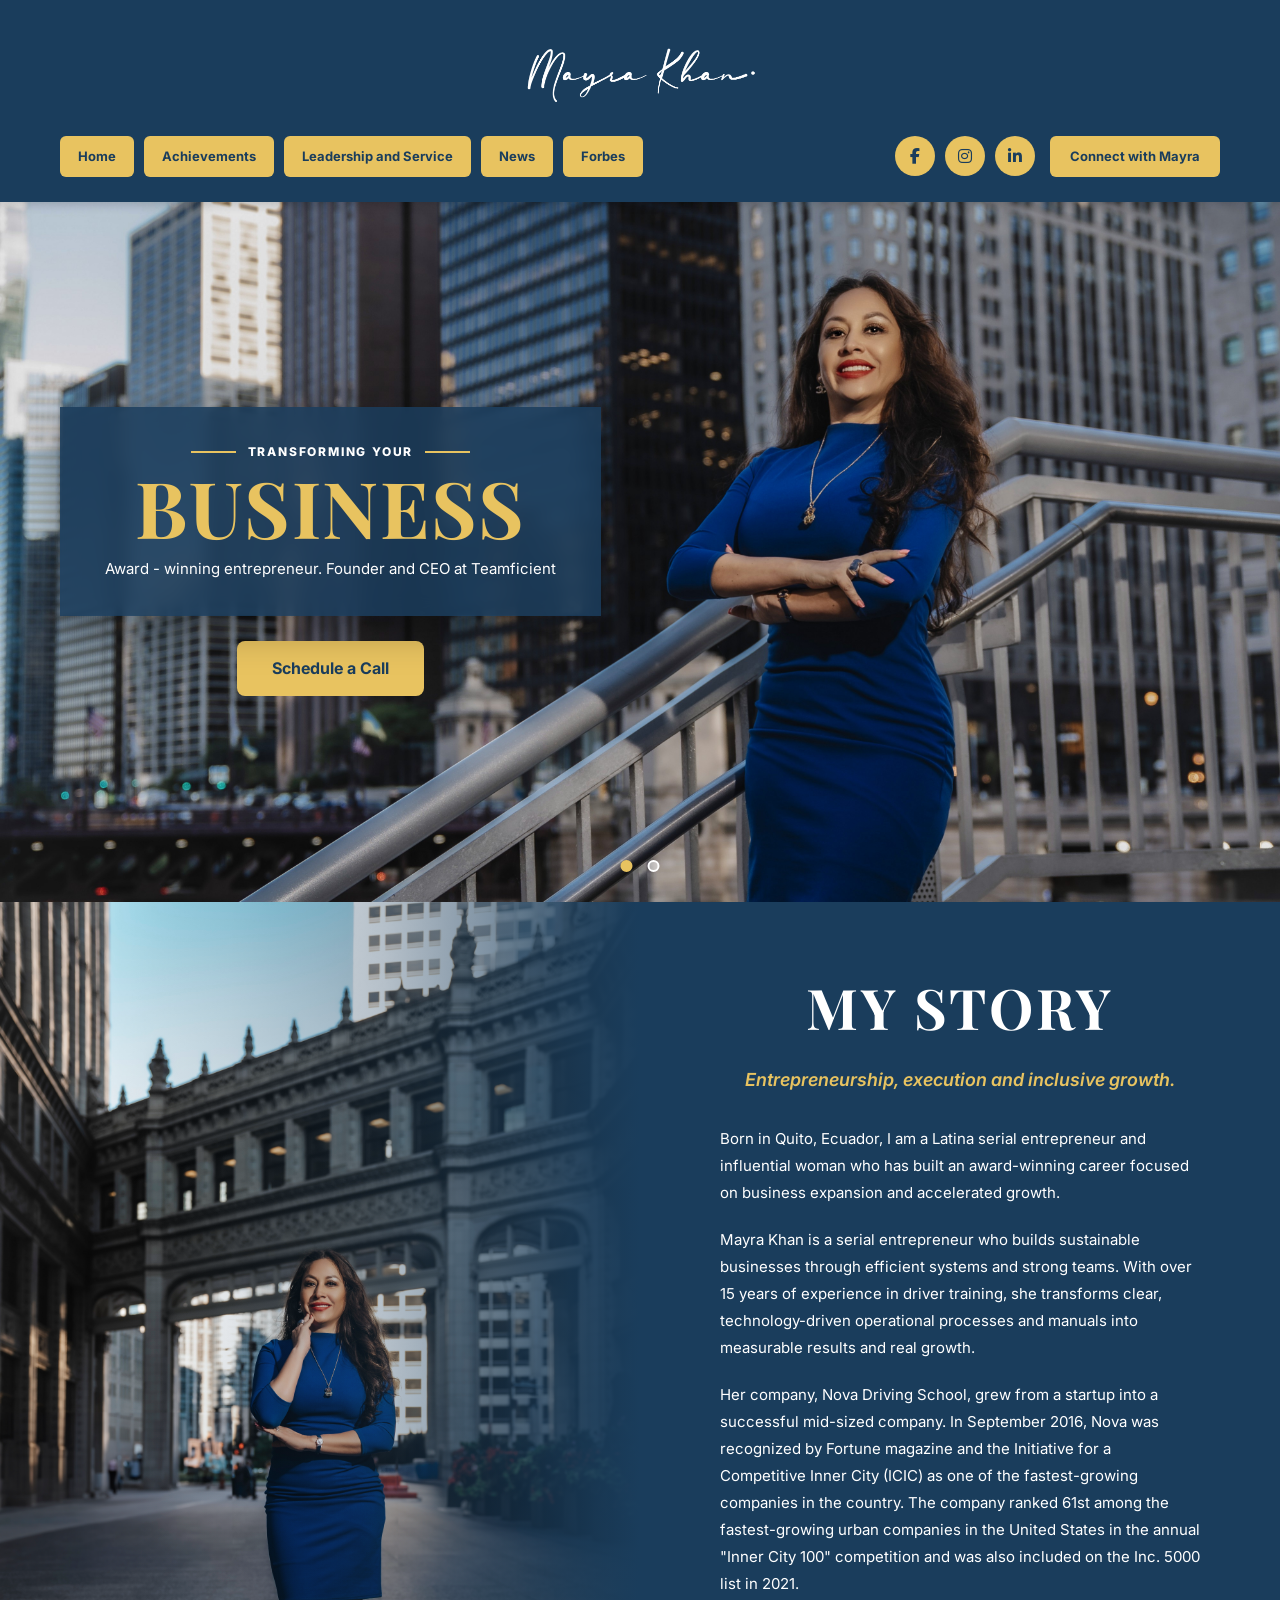
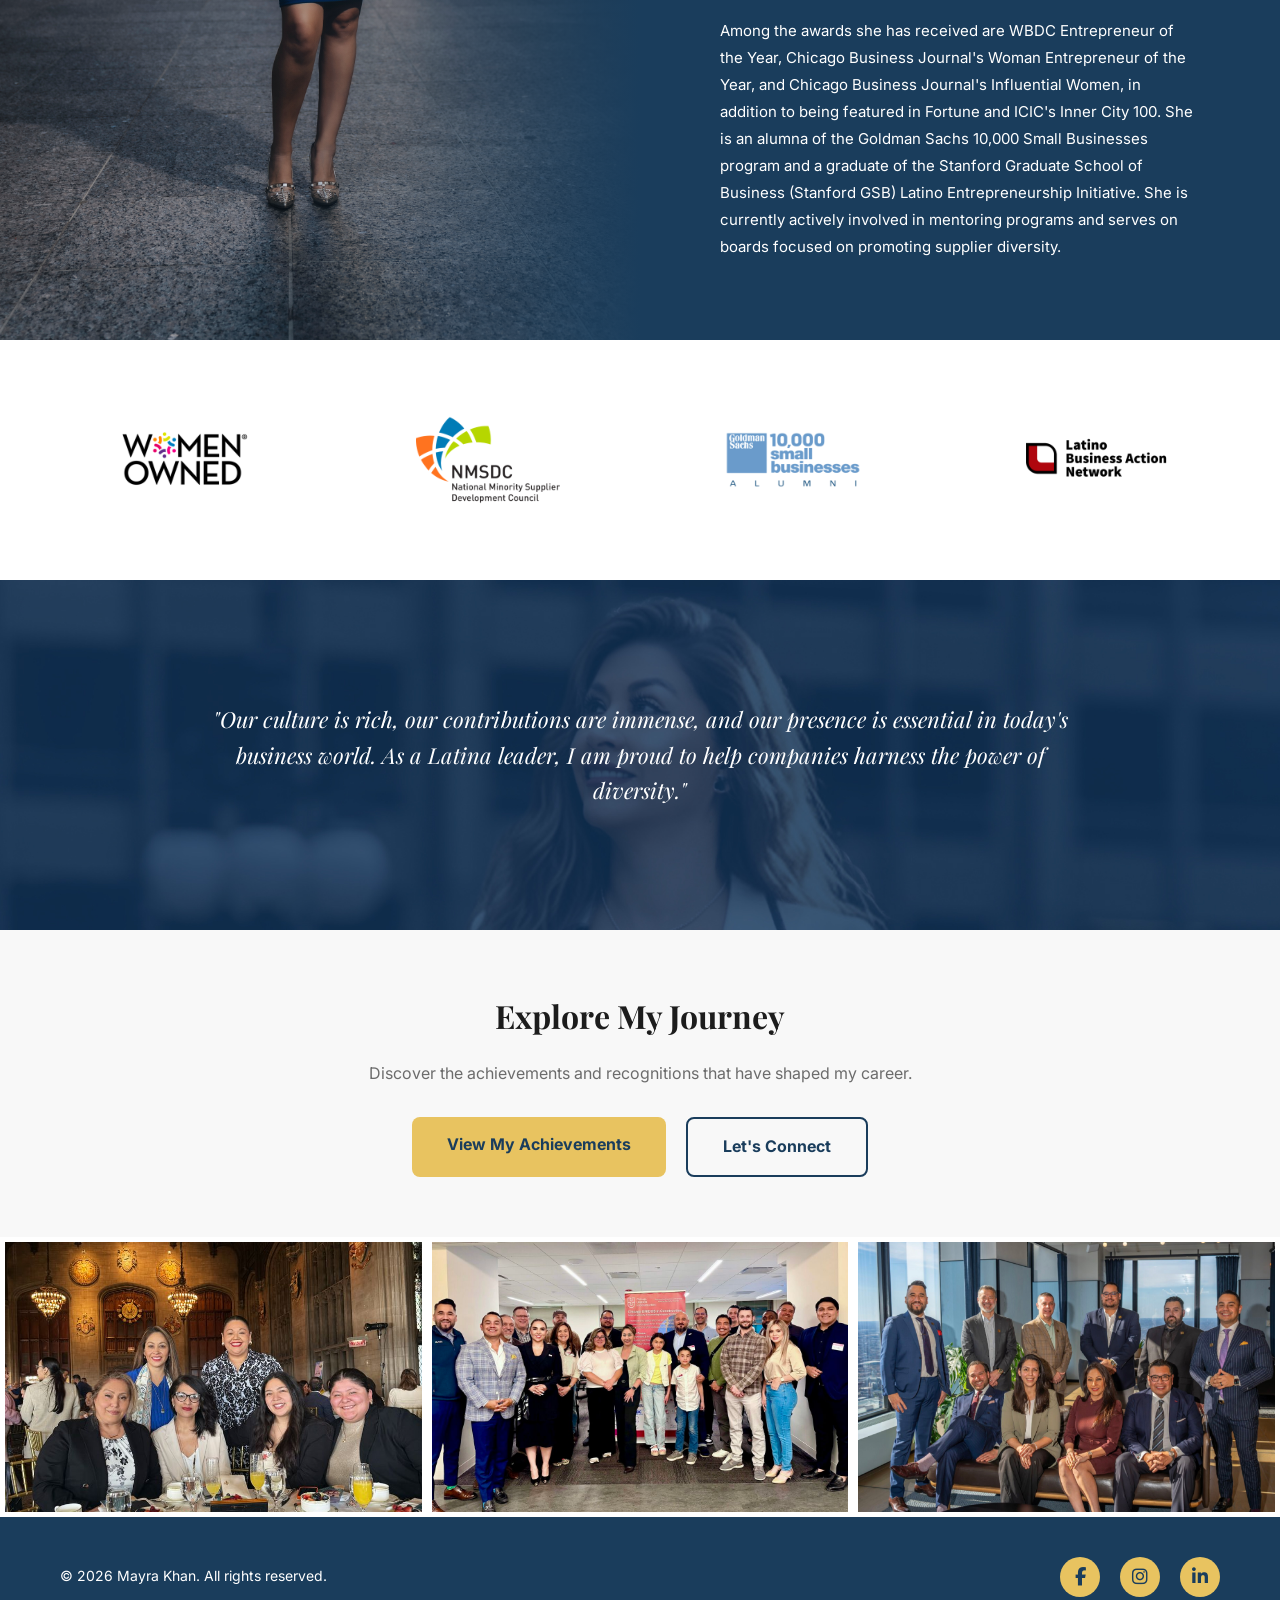
<file: index.html>
<!doctype html>
<html lang="en">
<head>
  <!-- Google tag (gtag.js) -->
  <script async src="https://www.googletagmanager.com/gtag/js?id=G-9WSEETSHYZ"></script>
  <script>
    window.dataLayer = window.dataLayer || [];
    function gtag(){dataLayer.push(arguments);}
    gtag('js', new Date());

    gtag('config', 'G-9WSEETSHYZ');
  </script>
  <meta charset="utf-8">
  <meta name="viewport" content="width=device-width, initial-scale=1">
  <title>Mayra Khan — Founder and CEO • Teamficient</title>
  <meta name="description" content="Award-winning entrepreneur. Founder and CEO at Teamficient">

  <!-- Open Graph / Facebook -->
  <meta property="og:type" content="website">
  <meta property="og:url" content="https://mayrakhan.com/">
  <meta property="og:title" content="Mayra Khan — Founder and CEO • Teamficient">
  <meta property="og:description" content="Award-winning entrepreneur. Founder and CEO at Teamficient">
  <meta property="og:image" content="https://mayrakhan.com/Imagenes web Mayra/Mayra-logo-transparente.png">

  <!-- Twitter -->
  <meta property="twitter:card" content="summary_large_image">
  <meta property="twitter:url" content="https://mayrakhan.com/">
  <meta property="twitter:title" content="Mayra Khan — Founder and CEO • Teamficient">
  <meta property="twitter:description" content="Award-winning entrepreneur. Founder and CEO at Teamficient">
  <meta property="twitter:image" content="https://mayrakhan.com/Imagenes web Mayra/Mayra-logo-transparente.png">

  <link rel="icon" type="image/png" href="Imagenes web Mayra/favicon.png">
  <link rel="preconnect" href="https://fonts.googleapis.com">
  <link rel="preconnect" href="https://fonts.gstatic.com" crossorigin>
  <link href="https://fonts.googleapis.com/css2?family=Inter:wght@300;400;500;600;700;800;900&family=Playfair+Display:wght@400;500;600;700;800&display=swap" rel="stylesheet">
  <link rel="stylesheet" href="https://cdnjs.cloudflare.com/ajax/libs/font-awesome/6.5.0/css/all.min.css">
  <link rel="stylesheet" href="style.css">
</head>
<body>

<!-- HEADER -->
<header class="header">
  <div class="container">
    <div class="logo-signature"><a href="/"><img src="Imagenes web Mayra/Mayra-logo-transparente.png" alt="Mayra Khan" class="logo-image"></a></div>
    <button class="nav-toggle" aria-label="Toggle menu">
      <span></span><span></span><span></span>
    </button>
    <div class="header-nav-row">
      <nav class="nav">
        <a href="/">Home</a>
        <a href="/achievements">Achievements</a>
        <a href="/leadership">Leadership and Service</a>
        <a href="/news">News</a>
        <a href="/forbes">Forbes</a>
      </nav>
      <div class="header-right">
        <div class="header-social">
          <a href="https://www.facebook.com/mayra.villegas.718?mibextid=wwXIfr&rdid=nivQbsSL5ryFs4kM&share_url=https%3A%2F%2Fwww.facebook.com%2Fshare%2F17FYH2SKkZ%2F%3Fmibextid%3DwwXIfr#" target="_blank" aria-label="Facebook"><i class="fa-brands fa-facebook-f"></i></a>
          <a href="https://www.instagram.com/mayrakhan.55?utm_source=ig_web_button_share_sheet&igsh=ZDNlZDc0MzIxNw==" target="_blank" aria-label="Instagram"><i class="fa-brands fa-instagram"></i></a>
          <a href="https://www.linkedin.com/in/mayra-khan/" target="_blank" aria-label="LinkedIn"><i class="fa-brands fa-linkedin-in"></i></a>
        </div>
        <a href="/connect" class="header-cta">Connect with Mayra</a>
      </div>
    </div>
  </div>
</header>

<!-- HOME / HERO -->
<section id="home" class="hero-section">
  <div class="hero-carousel">
    <div class="hero-slide hero-slide-1 active" data-slide-index="0">
      <div class="hero-background">
        <img src="Imagenes web Mayra/homehero.jpg" alt="Mayra Khan" class="hero-bg-image hero-bg-cover">
        <div class="hero-overlay"></div>
      </div>
      <div class="container">
        <div class="hero-content">
          <div class="hero-text-box">
            <div class="hero-eyebrow">
              <span class="line-decoration"></span>
              TRANSFORMING YOUR
              <span class="line-decoration"></span>
            </div>
            <h1 class="hero-title">BUSINESS</h1>
            <p class="hero-subtitle">Award - winning entrepreneur. Founder and CEO at Teamficient</p>
          </div>

          <div class="hero-social">
            <a href="/connect" class="cta-primary">Schedule a Call</a>
          </div>
        </div>
      </div>
    </div>
    <div class="hero-slide hero-slide-2" data-slide-index="1">
      <div class="hero-background">
        <img src="Banner2.png" alt="Mayra Khan - TeamFicient Top 9" class="hero-bg-image hero-bg-contain">
        <div class="hero-overlay"></div>
      </div>
    </div>
  </div>

  <!-- Carousel Navigation -->
  <div class="carousel-dots">
    <button class="carousel-dot active" data-slide="0" aria-label="Slide 1"></button>
    <button class="carousel-dot" data-slide="1" aria-label="Slide 2"></button>
  </div>
</section>

<!-- MY STORY -->
<section class="my-story-section">
  <!-- Contenido principal con imagen y texto -->
  <div class="story-main">
    <div class="story-image-container">
      <img src="Imagenes web Mayra/KG200228.jpg" alt="Mayra Khan">
    </div>

    <div class="story-text-container">
      <h2 class="story-main-title">MY STORY</h2>
      <p class="story-subtitle-simple">Entrepreneurship, execution and inclusive growth.</p>

      <div class="story-paragraphs">
        <p>Born in Quito, Ecuador, I am a Latina serial entrepreneur and influential woman who has built an award-winning career focused on business expansion and accelerated growth.</p>

        <p>Mayra Khan is a serial entrepreneur who builds sustainable businesses through efficient systems and strong teams. With over 15 years of experience in driver training, she transforms clear, technology-driven operational processes and manuals into measurable results and real growth.</p>

        <p>Her company, Nova Driving School, grew from a startup into a successful mid-sized company. In September 2016, Nova was recognized by Fortune magazine and the Initiative for a Competitive Inner City (ICIC) as one of the fastest-growing companies in the country. The company ranked 61st among the fastest-growing urban companies in the United States in the annual "Inner City 100" competition and was also included on the Inc. 5000 list in 2021.</p>

        <p>Among the awards she has received are WBDC Entrepreneur of the Year, Chicago Business Journal's Woman Entrepreneur of the Year, and Chicago Business Journal's Influential Women, in addition to being featured in Fortune and ICIC's Inner City 100. She is an alumna of the Goldman Sachs 10,000 Small Businesses program and a graduate of the Stanford Graduate School of Business (Stanford GSB) Latino Entrepreneurship Initiative. She is currently actively involved in mentoring programs and serves on boards focused on promoting supplier diversity.</p>
      </div>
    </div>
  </div>
</section>

<!-- CERTIFICATION LOGOS SECTION -->
<section class="certifications-section">
  <div class="container">
    <div class="cert-strip-white">
      <img src="assets/WoOw.png" alt="Women Owned">
      <img src="assets/NMSDC.png" alt="NMSDC">
      <img src="assets/10000SB.png" alt="Goldman Sachs 10,000 Small Businesses">
      <img src="assets/LaBAN.png" alt="Latino Business Action Network">
    </div>
  </div>
</section>

<!-- QUOTE SECTION -->
<section class="quote-section">
  <div class="quote-background">
    <img src="Imagenes web Mayra/fondo.jpg" alt="Mayra Khan" class="quote-bg-image">
    <div class="quote-overlay"></div>
  </div>
  <div class="container quote-container">
    <blockquote class="story-quote">
      "Our culture is rich, our contributions are immense, and our presence is essential in today's business world. As a Latina leader, I am proud to help companies harness the power of diversity."
    </blockquote>
  </div>
</section>

<!-- CTA SECTION -->
<section class="cta-section">
  <h3>Explore My Journey</h3>
  <p>Discover the achievements and recognitions that have shaped my career.</p>
  <div class="cta-buttons">
    <a href="/achievements" class="cta-primary">View My Achievements</a>
    <a href="/connect" class="cta-secondary">Let's Connect</a>
  </div>
</section>

<!-- Gallery Section -->
<section class="bottom-gallery">
  <div class="gallery-grid">
    <div class="gallery-item"><img src="Imagenes web Mayra/banner1.jpg" alt="Gallery 1"></div>
    <div class="gallery-item"><img src="Imagenes web Mayra/banner2.jpg" alt="Gallery 2"></div>
    <div class="gallery-item"><img src="Imagenes web Mayra/banner3.jpg" alt="Gallery 3"></div>
  </div>
</section>

<!-- FOOTER -->
<footer class="footer">
  <div class="container">
    <div class="footer-content">
      <p>&copy; <span id="year">2025</span> Mayra Khan. All rights reserved.</p>
      <div class="footer-links">
        <a href="https://www.facebook.com/mayra.villegas.718?mibextid=wwXIfr&rdid=nivQbsSL5ryFs4kM&share_url=https%3A%2F%2Fwww.facebook.com%2Fshare%2F17FYH2SKkZ%2F%3Fmibextid%3DwwXIfr#" target="_blank" aria-label="Facebook"><i class="fa-brands fa-facebook-f"></i></a>
        <a href="https://www.instagram.com/mayrakhan.55?utm_source=ig_web_button_share_sheet&igsh=ZDNlZDc0MzIxNw==" target="_blank" aria-label="Instagram"><i class="fa-brands fa-instagram"></i></a>
        <a href="https://www.linkedin.com/in/mayra-khan/" target="_blank" aria-label="LinkedIn"><i class="fa-brands fa-linkedin-in"></i></a>
      </div>
    </div>
  </div>
</footer>

<script src="script.js"></script>
<script>
  document.getElementById('year').textContent = new Date().getFullYear();
</script>
</body>
</html>
</file>
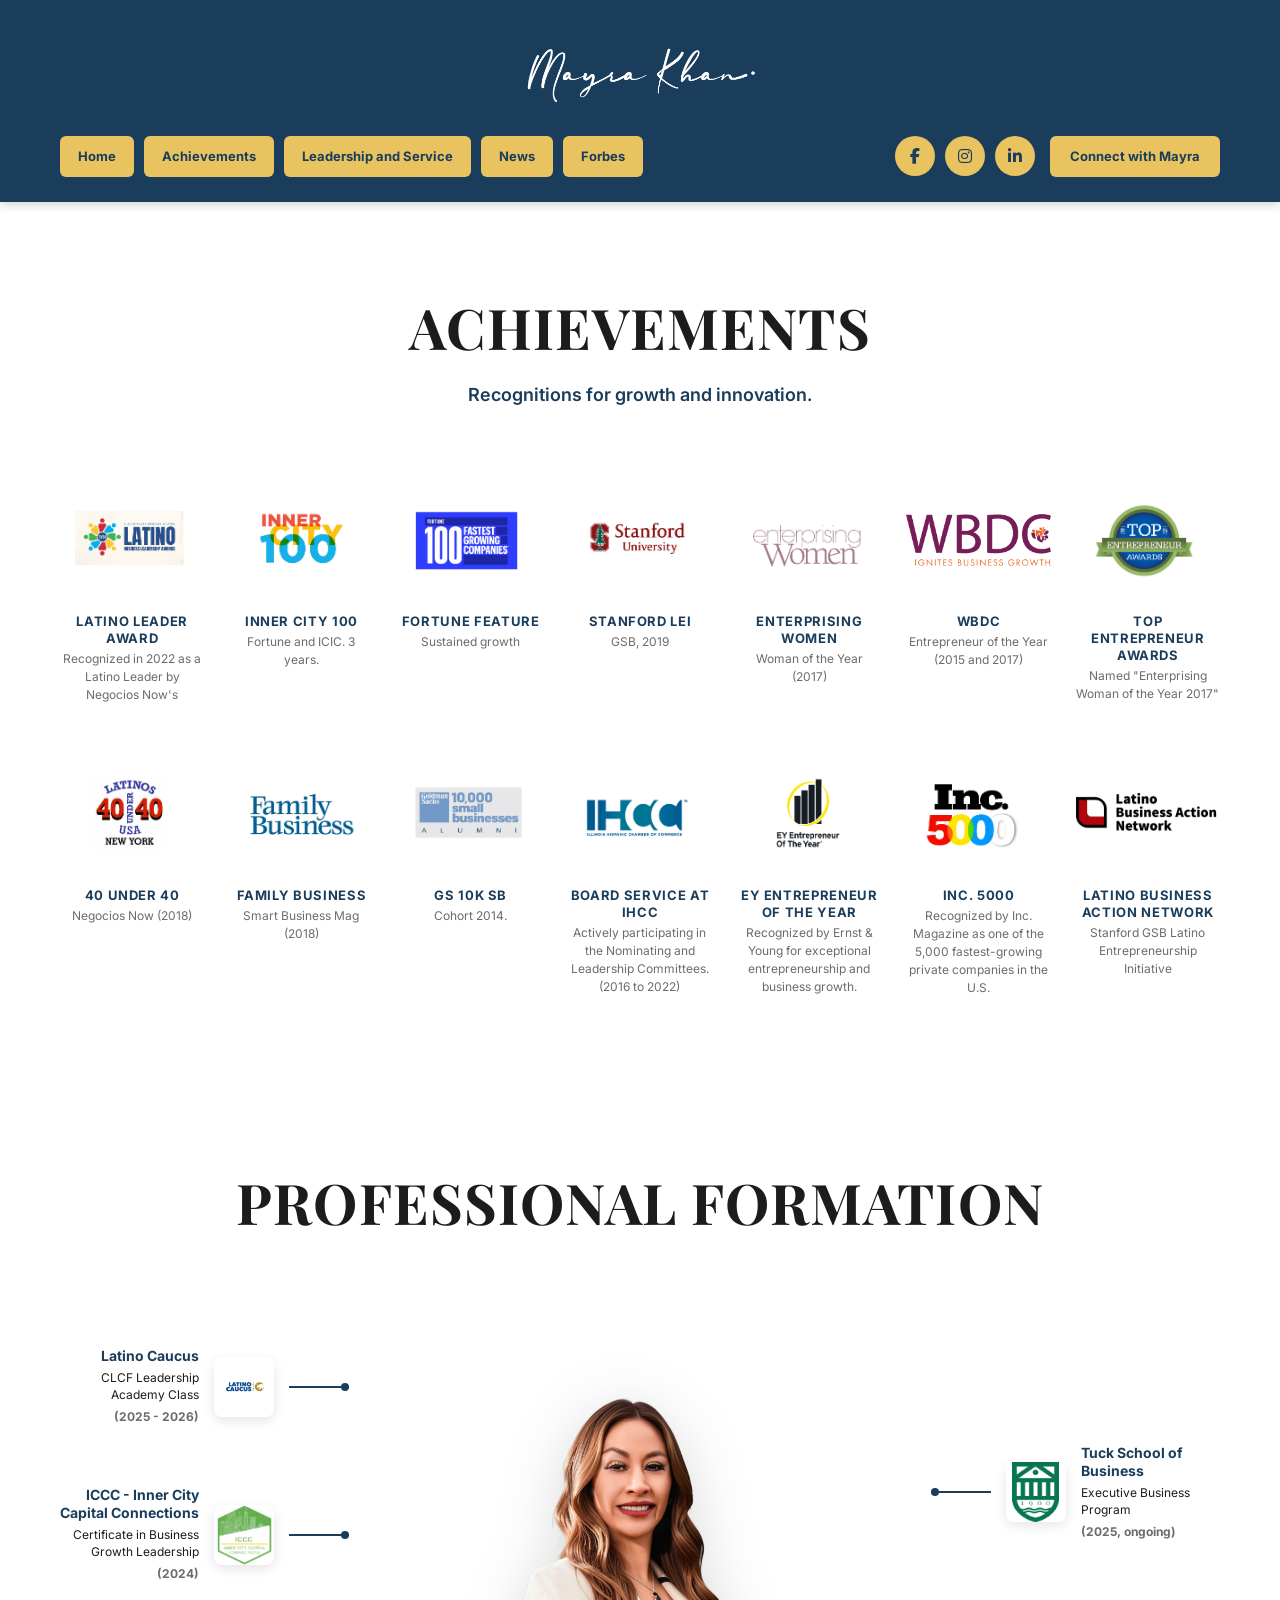
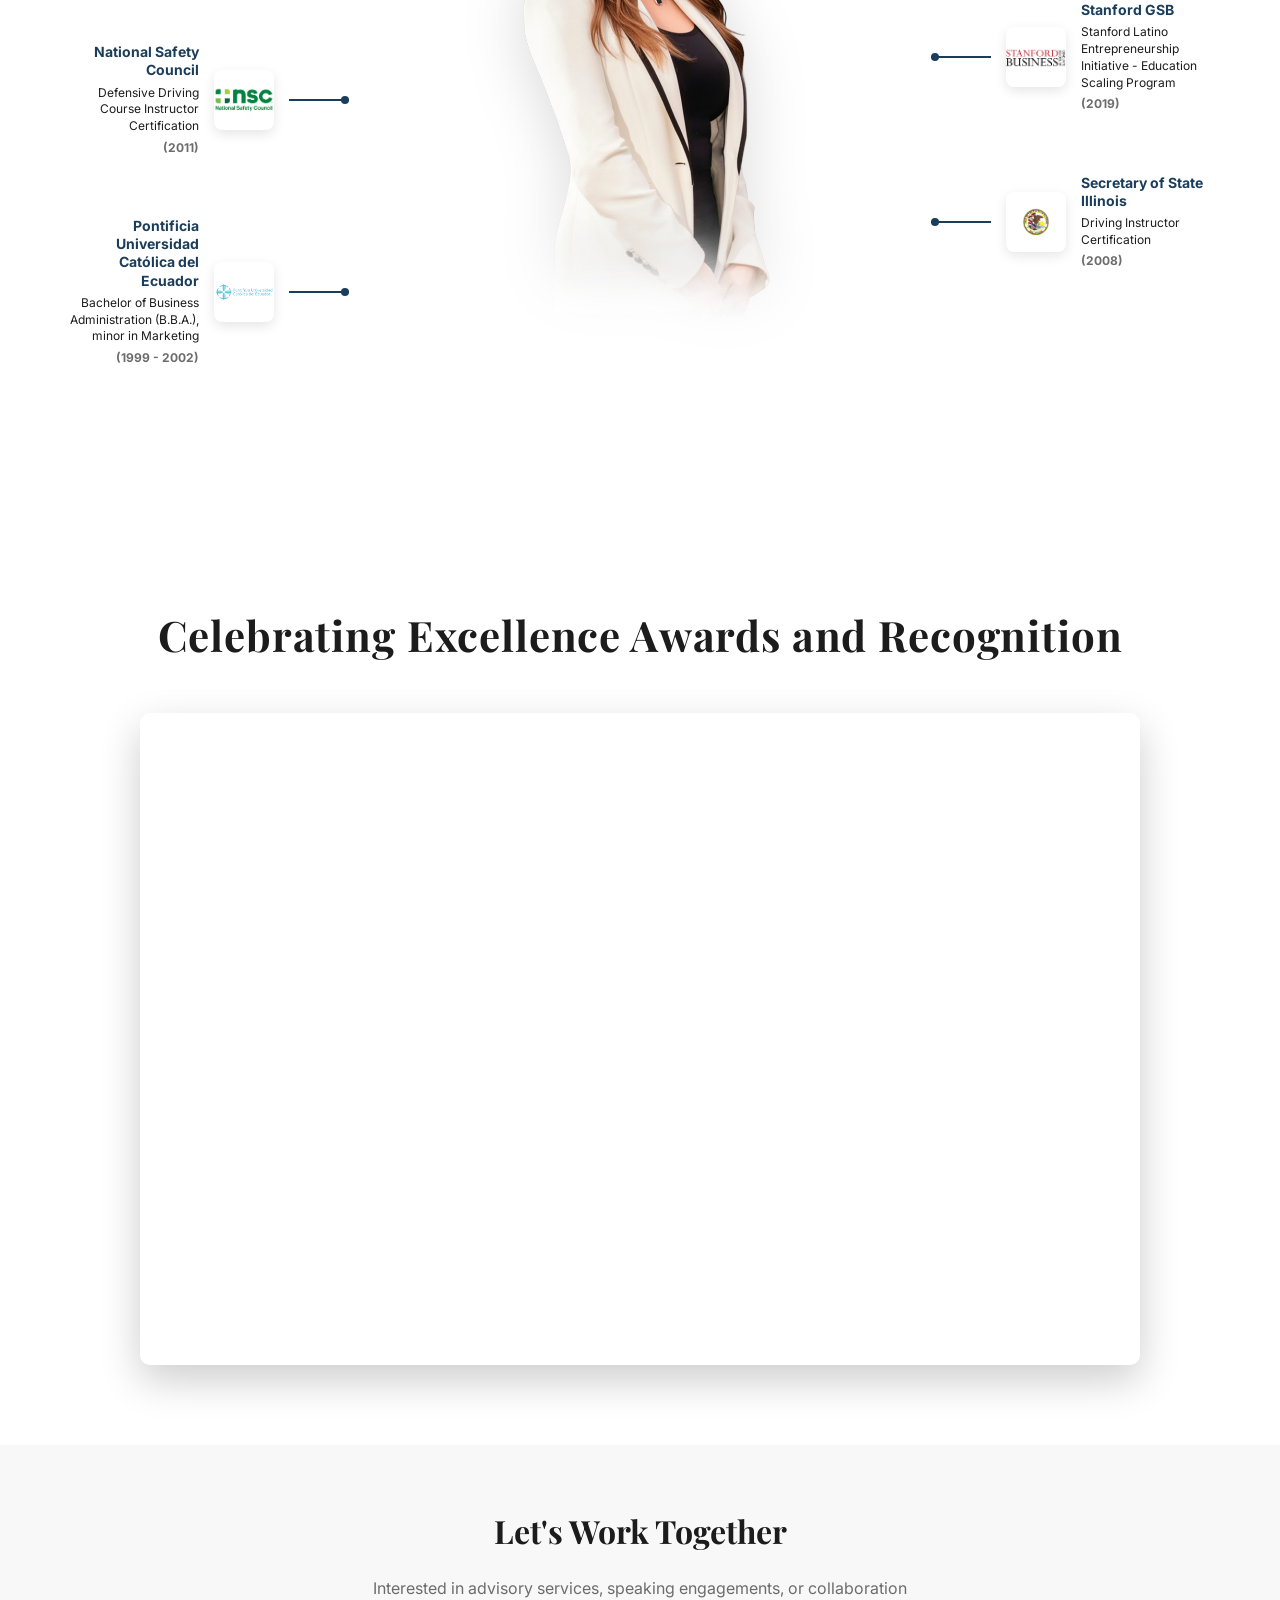
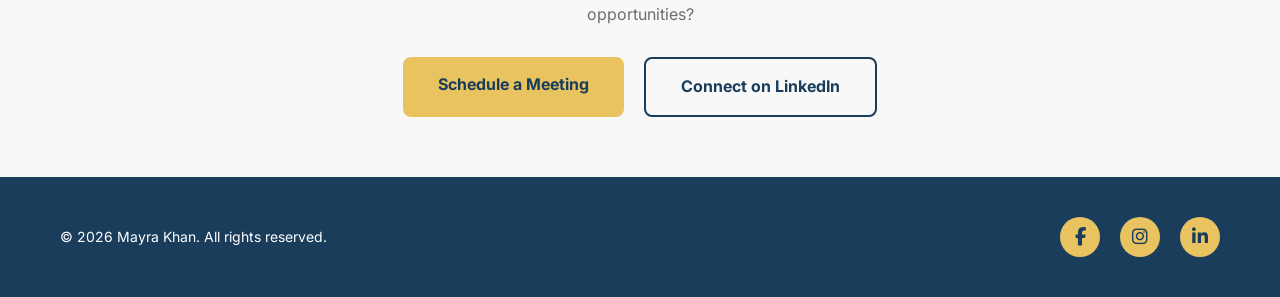
<file: achievements.html>
<!doctype html>
<html lang="en">
<head>
  <!-- Google tag (gtag.js) -->
  <script async src="https://www.googletagmanager.com/gtag/js?id=G-9WSEETSHYZ"></script>
  <script>
    window.dataLayer = window.dataLayer || [];
    function gtag(){dataLayer.push(arguments);}
    gtag('js', new Date());

    gtag('config', 'G-9WSEETSHYZ');
  </script>
  <meta charset="utf-8">
  <meta name="viewport" content="width=device-width, initial-scale=1">
  <title>Achievements — Mayra Khan</title>
  <meta name="description" content="Explore Mayra Khan's awards and recognitions, including Inc. 5000, Inner City 100, Stanford LEI, and more.">

  <!-- Open Graph / Facebook -->
  <meta property="og:type" content="website">
  <meta property="og:url" content="https://mayrakhan.com/achievements">
  <meta property="og:title" content="Achievements — Mayra Khan">
  <meta property="og:description" content="Explore Mayra Khan's awards and recognitions, including Inc. 5000, Inner City 100, Stanford LEI, and more.">
  <meta property="og:image" content="https://mayrakhan.com/Imagenes web Mayra/Mayra-logo-transparente.png">

  <!-- Twitter -->
  <meta property="twitter:card" content="summary_large_image">
  <meta property="twitter:url" content="https://mayrakhan.com/achievements">
  <meta property="twitter:title" content="Achievements — Mayra Khan">
  <meta property="twitter:description" content="Explore Mayra Khan's awards and recognitions, including Inc. 5000, Inner City 100, Stanford LEI, and more.">
  <meta property="twitter:image" content="https://mayrakhan.com/Imagenes web Mayra/Mayra-logo-transparente.png">

  <link rel="icon" type="image/png" href="Imagenes web Mayra/favicon.png">
  <link rel="preconnect" href="https://fonts.googleapis.com">
  <link rel="preconnect" href="https://fonts.gstatic.com" crossorigin>
  <link href="https://fonts.googleapis.com/css2?family=Inter:wght@300;400;500;600;700;800;900&family=Playfair+Display:wght@400;500;600;700;800&display=swap" rel="stylesheet">
  <link rel="stylesheet" href="https://cdnjs.cloudflare.com/ajax/libs/font-awesome/6.5.0/css/all.min.css">
  <link rel="stylesheet" href="style.css">
</head>
<body>

<!-- HEADER -->
<header class="header">
  <div class="container">
    <div class="logo-signature"><a href="/"><img src="Imagenes web Mayra/Mayra-logo-transparente.png" alt="Mayra Khan" class="logo-image"></a></div>
    <button class="nav-toggle" aria-label="Toggle menu">
      <span></span><span></span><span></span>
    </button>
    <div class="header-nav-row">
      <nav class="nav">
        <a href="/">Home</a>
        <a href="/achievements">Achievements</a>
        <a href="/leadership">Leadership and Service</a>
        <a href="/news">News</a>
        <a href="/forbes">Forbes</a>
      </nav>
      <div class="header-right">
        <div class="header-social">
          <a href="https://www.facebook.com/mayra.villegas.718?mibextid=wwXIfr&rdid=nivQbsSL5ryFs4kM&share_url=https%3A%2F%2Fwww.facebook.com%2Fshare%2F17FYH2SKkZ%2F%3Fmibextid%3DwwXIfr#" target="_blank" aria-label="Facebook"><i class="fa-brands fa-facebook-f"></i></a>
          <a href="https://www.instagram.com/mayrakhan.55?utm_source=ig_web_button_share_sheet&igsh=ZDNlZDc0MzIxNw==" target="_blank" aria-label="Instagram"><i class="fa-brands fa-instagram"></i></a>
          <a href="https://www.linkedin.com/in/mayra-khan/" target="_blank" aria-label="LinkedIn"><i class="fa-brands fa-linkedin-in"></i></a>
        </div>
        <a href="/connect" class="header-cta">Connect with Mayra</a>
      </div>
    </div>
  </div>
</header>

<!-- ACHIEVEMENTS GRID SECTION -->
<section class="achievements-grid-section">
  <div class="container">
    <div class="achievements-header">
      <h2>ACHIEVEMENTS</h2>
      <p>Recognitions for growth and innovation.</p>
    </div>

    <div class="achievements-grid">
      <!-- Row 1 -->
      <div class="achievement-item">
        <div class="achievement-logo">
          <img src="Imagenes web Mayra/Achievements/latino-leaderaward.jpg" alt="Latino Excellence Leadership">
        </div>
        <h4>LATINO LEADER AWARD</h4>
        <p>Recognized in 2022 as a Latino Leader by Negocios Now's</p>
      </div>

      <div class="achievement-item">
        <div class="achievement-logo">
          <img src="Imagenes web Mayra/Achievements/innercity100.jpg" alt="Inner City 100">
        </div>
        <h4>INNER CITY 100</h4>
        <p>Fortune and ICIC. 3 years.</p>
      </div>

      <div class="achievement-item">
        <div class="achievement-logo">
          <img src="Imagenes web Mayra/Achievements/fortune.jpg" alt="Fortune 100">
        </div>
        <h4>FORTUNE FEATURE</h4>
        <p>Sustained growth</p>
      </div>

      <div class="achievement-item">
        <div class="achievement-logo">
          <img src="Imagenes web Mayra/Achievements/satanford.jpg" alt="Stanford">
        </div>
        <h4>STANFORD LEI</h4>
        <p>GSB, 2019</p>
      </div>

      <div class="achievement-item">
        <div class="achievement-logo">
          <img src="Imagenes web Mayra/Achievements/enterprisingwmn.jpg" alt="Enterprising Women">
        </div>
        <h4>ENTERPRISING WOMEN</h4>
        <p>Woman of the Year (2017)</p>
      </div>

      <div class="achievement-item">
        <div class="achievement-logo">
          <img src="Imagenes web Mayra/Achievements/WBDC-Transparent-Logo_2.png" alt="WBDC">
        </div>
        <h4>WBDC</h4>
        <p>Entrepreneur of the Year (2015 and 2017)</p>
      </div>

      <!-- Row 2 -->
      <div class="achievement-item">
        <div class="achievement-logo">
          <img src="Imagenes web Mayra/Achievements/top.jpg" alt="Top Entrepreneur">
        </div>
        <h4>TOP ENTREPRENEUR AWARDS</h4>
        <p>Named "Enterprising Woman of the Year 2017"</p>
      </div>

      <div class="achievement-item">
        <div class="achievement-logo">
          <img src="Imagenes web Mayra/Achievements/latino-40.jpg" alt="40 Under 40">
        </div>
        <h4>40 Under 40</h4>
        <p>Negocios Now (2018)</p>
      </div>

      <div class="achievement-item">
        <div class="achievement-logo">
          <img src="Imagenes web Mayra/Achievements/family.jpg" alt="Family Business">
        </div>
        <h4>Family Business</h4>
        <p>Smart Business Mag (2018)</p>
      </div>

      <div class="achievement-item">
        <div class="achievement-logo">
          <img src="Imagenes web Mayra/Achievements/gs10k.jpg" alt="Goldman Sachs">
        </div>
        <h4>GS 10K SB</h4>
        <p>Cohort 2014.</p>
      </div>

      <div class="achievement-item">
        <div class="achievement-logo">
          <img src="Imagenes web Mayra/Achievements/ihcc.jpg" alt="IHCC">
        </div>
        <h4>Board Service at IHCC</h4>
        <p>Actively participating in the Nominating and Leadership Committees. (2016 to 2022)</p>
      </div>

      <div class="achievement-item">
        <div class="achievement-logo">
          <img src="Imagenes web Mayra/Achievements/ey.jpg" alt="EY Entrepreneur">
        </div>
        <h4>EY Entrepreneur Of The Year</h4>
        <p>Recognized by Ernst & Young for exceptional entrepreneurship and business growth.</p>
      </div>

      <div class="achievement-item">
        <div class="achievement-logo">
          <img src="Imagenes web Mayra/Achievements/inc.jpg" alt="Inc. 5000">
        </div>
        <h4>INC. 5000</h4>
        <p>Recognized by Inc. Magazine as one of the 5,000 fastest-growing private companies in the U.S.</p>
      </div>

      <div class="achievement-item">
        <div class="achievement-logo">
          <img src="assets/LaBAN.png" alt="LaBAN">
        </div>
        <h4>LATINO BUSINESS ACTION NETWORK</h4>
        <p>Stanford GSB Latino Entrepreneurship Initiative</p>
      </div>
    </div>
  </div>
</section>

<!-- PROFESSIONAL FORMATION SECTION -->
<section class="professional-formation-section">
  <div class="container">
    <h2 class="formation-main-title">PROFESSIONAL FORMATION</h2>

    <div class="formation-layout">
      <!-- Left Column - Formaciones -->
      <div class="formation-column formation-left">
        <div class="formation-entry">
          <div class="formation-icon">
            <img src="Imagenes web Mayra/latinocaucus.jpg" alt="Latino Caucus">
          </div>
          <div class="formation-content">
            <h4>Latino Caucus</h4>
            <p class="formation-program">CLCF Leadership Academy Class</p>
            <p class="formation-year">(2025 - 2026)</p>
          </div>
          <div class="connector-line"></div>
        </div>

        <div class="formation-entry">
          <div class="formation-icon">
            <img src="Imagenes web Mayra/ICCC_Logo.png" alt="ICCC">
          </div>
          <div class="formation-content">
            <h4>ICCC - Inner City Capital Connections</h4>
            <p class="formation-program">Certificate in Business Growth Leadership</p>
            <p class="formation-year">(2024)</p>
          </div>
          <div class="connector-line"></div>
        </div>

        <div class="formation-entry">
          <div class="formation-icon">
            <img src="Imagenes web Mayra/nsclogo.png" alt="NSC">
          </div>
          <div class="formation-content">
            <h4>National Safety Council</h4>
            <p class="formation-program">Defensive Driving Course Instructor Certification</p>
            <p class="formation-year">(2011)</p>
          </div>
          <div class="connector-line"></div>
        </div>

        <div class="formation-entry">
          <div class="formation-icon">
            <img src="Imagenes web Mayra/PUCE-logo.jpg" alt="PUCE">
          </div>
          <div class="formation-content">
            <h4>Pontificia Universidad Católica del Ecuador</h4>
            <p class="formation-program">Bachelor of Business Administration (B.B.A.), minor in Marketing</p>
            <p class="formation-year">(1999 - 2002)</p>
          </div>
          <div class="connector-line"></div>
        </div>
      </div>

      <!-- Center Column - Image -->
      <div class="formation-column formation-center">
        <img src="Imagenes web Mayra/Mayra-Khan-Chicago-Portrait-(4-of-29).png" alt="Mayra Khan Professional" class="formation-main-image">
      </div>

      <!-- Right Column - Formaciones -->
      <div class="formation-column formation-right">
        <div class="formation-entry">
          <div class="connector-line"></div>
          <div class="formation-content">
            <h4>Tuck School of Business</h4>
            <p class="formation-program">Executive Business Program</p>
            <p class="formation-year">(2025, ongoing)</p>
          </div>
          <div class="formation-icon">
            <img src="Imagenes web Mayra/Tuck_School_of_Business_logo.png" alt="Tuck School">
          </div>
        </div>

        <div class="formation-entry">
          <div class="connector-line"></div>
          <div class="formation-content">
            <h4>Stanford GSB</h4>
            <p class="formation-program">Stanford Latino Entrepreneurship Initiative - Education Scaling Program</p>
            <p class="formation-year">(2019)</p>
          </div>
          <div class="formation-icon">
            <img src="Imagenes web Mayra/Stanford_GSB_Logo.png" alt="Stanford">
          </div>
        </div>

        <div class="formation-entry">
          <div class="connector-line"></div>
          <div class="formation-content">
            <h4>Secretary of State Illinois</h4>
            <p class="formation-program">Driving Instructor Certification</p>
            <p class="formation-year">(2008)</p>
          </div>
          <div class="formation-icon">
            <img src="Imagenes web Mayra/SecretaryState.png" alt="Illinois">
          </div>
        </div>
      </div>
    </div>
  </div>
</section>

<!-- VIDEO EXCELLENCE SECTION -->
<section class="video-excellence-section">
  <div class="container">
    <h2 class="video-section-title">Celebrating Excellence Awards and Recognition</h2>
    <div class="video-container">
      <iframe
        class="video-iframe"
        src="https://player.vimeo.com/video/1127314913?fl=pl&fe=sh&title=0&byline=0&portrait=0"
        allow="autoplay; fullscreen; picture-in-picture"
        allowfullscreen
        title="ICIC: Teamficient">
      </iframe>
    </div>
  </div>
</section>

<!-- CTA SECTION -->
<section class="cta-section">
  <h3>Let's Work Together</h3>
  <p>Interested in advisory services, speaking engagements, or collaboration opportunities?</p>
  <div class="cta-buttons">
    <a href="/connect" class="cta-primary">Schedule a Meeting</a>
    <a href="https://www.linkedin.com/in/mayra-khan/" target="_blank" class="cta-secondary">Connect on LinkedIn</a>
  </div>
</section>

<!-- FOOTER -->
<footer class="footer">
  <div class="container">
    <div class="footer-content">
      <p>&copy; <span id="year">2025</span> Mayra Khan. All rights reserved.</p>
      <div class="footer-links">
        <a href="https://www.facebook.com/mayra.villegas.718?mibextid=wwXIfr&rdid=nivQbsSL5ryFs4kM&share_url=https%3A%2F%2Fwww.facebook.com%2Fshare%2F17FYH2SKkZ%2F%3Fmibextid%3DwwXIfr#" target="_blank" aria-label="Facebook"><i class="fa-brands fa-facebook-f"></i></a>
        <a href="https://www.instagram.com/mayrakhan.55?utm_source=ig_web_button_share_sheet&igsh=ZDNlZDc0MzIxNw==" target="_blank" aria-label="Instagram"><i class="fa-brands fa-instagram"></i></a>
        <a href="https://www.linkedin.com/in/mayra-khan/" target="_blank" aria-label="LinkedIn"><i class="fa-brands fa-linkedin-in"></i></a>
      </div>
    </div>
  </div>
</footer>

<script src="script.js"></script>
<script>
  document.getElementById('year').textContent = new Date().getFullYear();
</script>
</body>
</html>
</file>
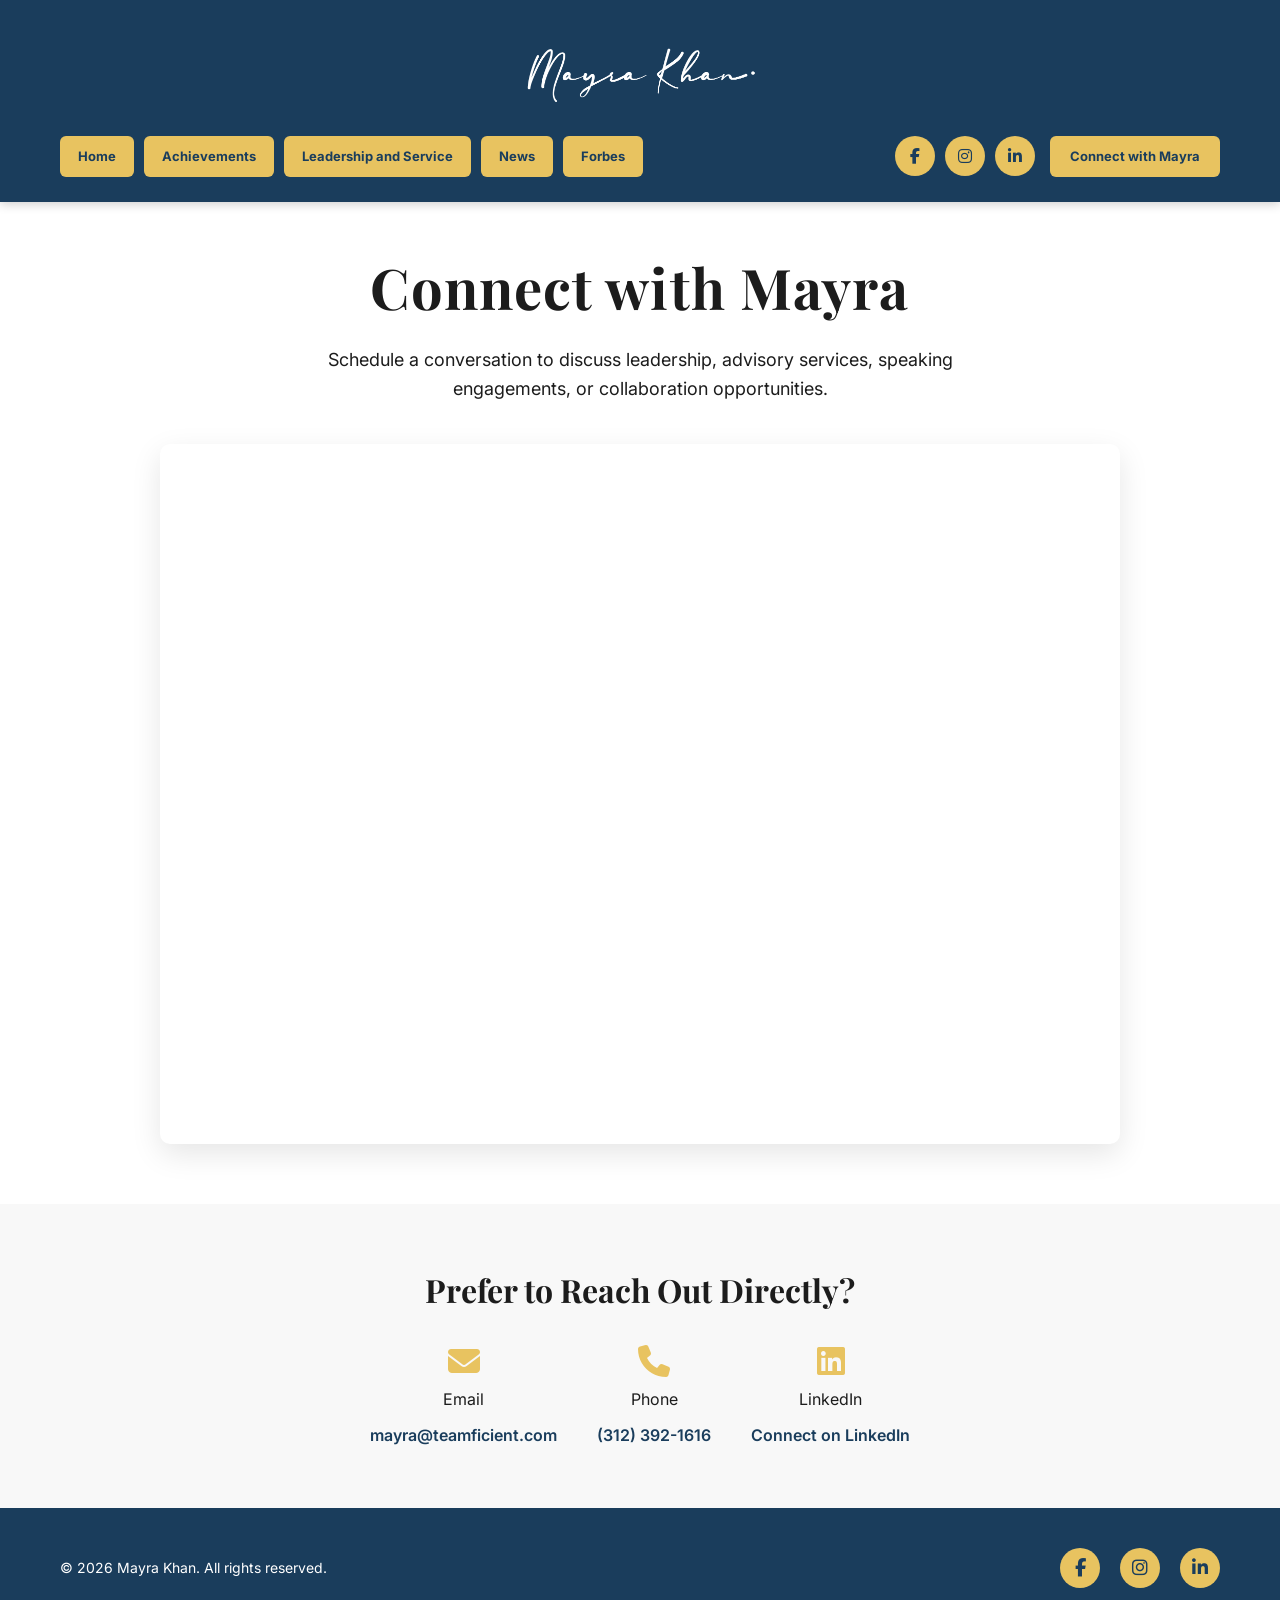
<file: connect.html>
<!doctype html>
<html lang="en">
<head>
  <!-- Google tag (gtag.js) -->
  <script async src="https://www.googletagmanager.com/gtag/js?id=G-9WSEETSHYZ"></script>
  <script>
    window.dataLayer = window.dataLayer || [];
    function gtag(){dataLayer.push(arguments);}
    gtag('js', new Date());

    gtag('config', 'G-9WSEETSHYZ');
  </script>
  <meta charset="utf-8">
  <meta name="viewport" content="width=device-width, initial-scale=1">
  <title>Connect with Mayra — Mayra Khan</title>
  <meta name="description" content="Schedule a conversation with Mayra Khan to discuss leadership, advisory services, speaking engagements, or collaboration opportunities.">

  <!-- Open Graph / Facebook -->
  <meta property="og:type" content="website">
  <meta property="og:url" content="https://mayrakhan.com/connect">
  <meta property="og:title" content="Connect with Mayra — Mayra Khan">
  <meta property="og:description" content="Schedule a conversation with Mayra Khan to discuss leadership, advisory services, speaking engagements, or collaboration opportunities.">
  <meta property="og:image" content="https://mayrakhan.com/Imagenes web Mayra/Mayra-logo-transparente.png">

  <!-- Twitter -->
  <meta property="twitter:card" content="summary_large_image">
  <meta property="twitter:url" content="https://mayrakhan.com/connect">
  <meta property="twitter:title" content="Connect with Mayra — Mayra Khan">
  <meta property="twitter:description" content="Schedule a conversation with Mayra Khan to discuss leadership, advisory services, speaking engagements, or collaboration opportunities.">
  <meta property="twitter:image" content="https://mayrakhan.com/Imagenes web Mayra/Mayra-logo-transparente.png">

  <link rel="icon" type="image/png" href="Imagenes web Mayra/favicon.png">
  <link rel="preconnect" href="https://fonts.googleapis.com">
  <link rel="preconnect" href="https://fonts.gstatic.com" crossorigin>
  <link href="https://fonts.googleapis.com/css2?family=Inter:wght@300;400;500;600;700;800;900&family=Playfair+Display:wght@400;500;600;700;800&display=swap" rel="stylesheet">
  <link rel="stylesheet" href="https://cdnjs.cloudflare.com/ajax/libs/font-awesome/6.5.0/css/all.min.css">
  <link rel="stylesheet" href="style.css">
</head>
<body>

<!-- HEADER -->
<header class="header">
  <div class="container">
    <div class="logo-signature"><a href="/"><img src="Imagenes web Mayra/Mayra-logo-transparente.png" alt="Mayra Khan" class="logo-image"></a></div>
    <button class="nav-toggle" aria-label="Toggle menu">
      <span></span><span></span><span></span>
    </button>
    <div class="header-nav-row">
      <nav class="nav">
        <a href="/">Home</a>
        <a href="/achievements">Achievements</a>
        <a href="/leadership">Leadership and Service</a>
        <a href="/news">News</a>
        <a href="/forbes">Forbes</a>
      </nav>
      <div class="header-right">
        <div class="header-social">
          <a href="https://www.facebook.com/mayra.villegas.718?mibextid=wwXIfr&rdid=nivQbsSL5ryFs4kM&share_url=https%3A%2F%2Fwww.facebook.com%2Fshare%2F17FYH2SKkZ%2F%3Fmibextid%3DwwXIfr#" target="_blank" aria-label="Facebook"><i class="fa-brands fa-facebook-f"></i></a>
          <a href="https://www.instagram.com/mayrakhan.55?utm_source=ig_web_button_share_sheet&igsh=ZDNlZDc0MzIxNw==" target="_blank" aria-label="Instagram"><i class="fa-brands fa-instagram"></i></a>
          <a href="https://www.linkedin.com/in/mayra-khan/" target="_blank" aria-label="LinkedIn"><i class="fa-brands fa-linkedin-in"></i></a>
        </div>
        <a href="/connect" class="header-cta">Connect with Mayra</a>
      </div>
    </div>
  </div>
</header>

<!-- CONNECT HERO -->
<section class="connect-hero">
  <div class="container">
    <h1>Connect with Mayra</h1>
    <p>Schedule a conversation to discuss leadership, advisory services, speaking engagements, or collaboration opportunities.</p>
  </div>
</section>

<!-- CALENDAR CONTAINER -->
<section class="calendar-container">
  <div class="calendar-embed">
    <iframe src="https://links.teamficient.com/widget/booking/fn5AwGOOSpFSAdOFic4i" style="width: 100%;border:none;overflow: hidden;" scrolling="no" id="fn5AwGOOSpFSAdOFic4i_1779910610773"></iframe><br><script src="https://links.teamficient.com/js/form_embed.js" type="text/javascript"></script>
  </div>
</section>

<!-- ALTERNATIVE CONTACT -->
<section class="contact-alternative">
  <div class="container">
    <h3>Prefer to Reach Out Directly?</h3>
    <div class="contact-methods">
      <div class="contact-method">
        <i class="fa-solid fa-envelope"></i>
        <span>Email</span>
        <a href="mailto:mayra@teamficient.com">mayra@teamficient.com</a>
      </div>

      <div class="contact-method">
        <i class="fa-solid fa-phone"></i>
        <span>Phone</span>
        <a href="tel:+13123921616">(312) 392-1616</a>
      </div>

      <div class="contact-method">
        <i class="fa-brands fa-linkedin"></i>
        <span>LinkedIn</span>
        <a href="https://www.linkedin.com/in/mayra-khan/" target="_blank">Connect on LinkedIn</a>
      </div>
    </div>
  </div>
</section>

<!-- FOOTER -->
<footer class="footer">
  <div class="container">
    <div class="footer-content">
      <p>&copy; <span id="year">2025</span> Mayra Khan. All rights reserved.</p>
      <div class="footer-links">
        <a href="https://www.facebook.com/mayra.villegas.718?mibextid=wwXIfr&rdid=nivQbsSL5ryFs4kM&share_url=https%3A%2F%2Fwww.facebook.com%2Fshare%2F17FYH2SKkZ%2F%3Fmibextid%3DwwXIfr#" target="_blank" aria-label="Facebook"><i class="fa-brands fa-facebook-f"></i></a>
        <a href="https://www.instagram.com/mayrakhan.55?utm_source=ig_web_button_share_sheet&igsh=ZDNlZDc0MzIxNw==" target="_blank" aria-label="Instagram"><i class="fa-brands fa-instagram"></i></a>
        <a href="https://www.linkedin.com/in/mayra-khan/" target="_blank" aria-label="LinkedIn"><i class="fa-brands fa-linkedin-in"></i></a>
      </div>
    </div>
  </div>
</footer>

<script src="script.js"></script>
<script>
  document.getElementById('year').textContent = new Date().getFullYear();
</script>
</body>
</html>
</file>
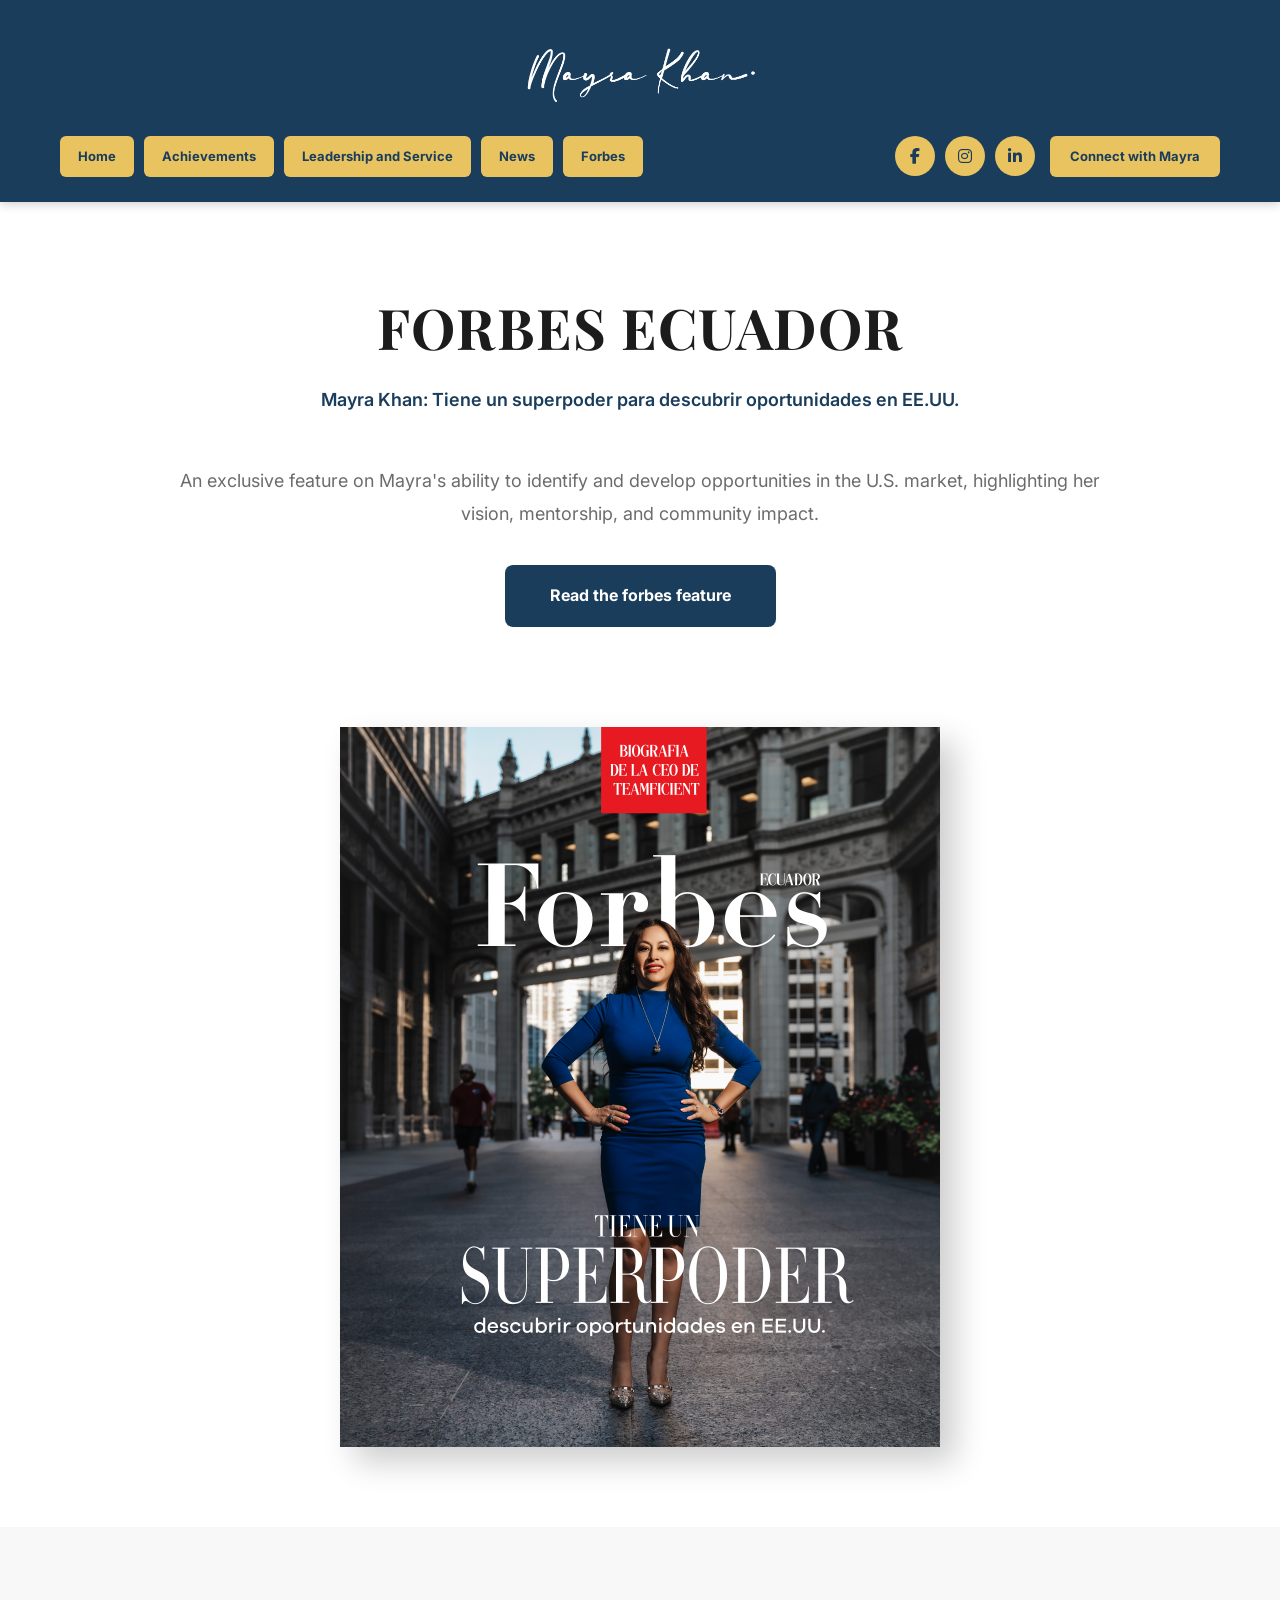
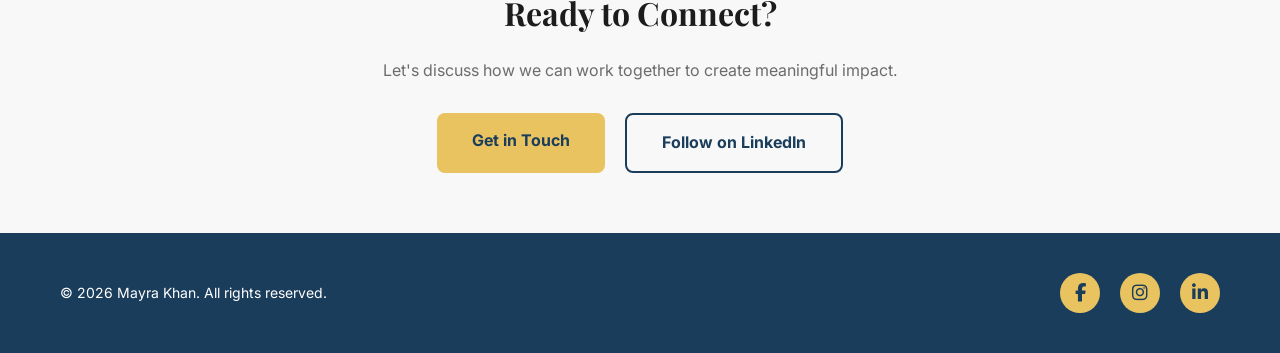
<file: forbes.html>
<!doctype html>
<html lang="en">
<head>
  <!-- Google tag (gtag.js) -->
  <script async src="https://www.googletagmanager.com/gtag/js?id=G-9WSEETSHYZ"></script>
  <script>
    window.dataLayer = window.dataLayer || [];
    function gtag(){dataLayer.push(arguments);}
    gtag('js', new Date());

    gtag('config', 'G-9WSEETSHYZ');
  </script>
  <meta charset="utf-8">
  <meta name="viewport" content="width=device-width, initial-scale=1">
  <title>Forbes Feature — Mayra Khan</title>
  <meta name="description" content="Read about Mayra Khan's feature in Forbes Ecuador, highlighting her superpower for discovering opportunities in the U.S. market.">

  <!-- Open Graph / Facebook -->
  <meta property="og:type" content="website">
  <meta property="og:url" content="https://mayrakhan.com/forbes">
  <meta property="og:title" content="Forbes Feature — Mayra Khan">
  <meta property="og:description" content="Read about Mayra Khan's feature in Forbes Ecuador, highlighting her superpower for discovering opportunities in the U.S. market.">
  <meta property="og:image" content="https://mayrakhan.com/Imagenes web Mayra/FrobesPortada.jpg">

  <!-- Twitter -->
  <meta property="twitter:card" content="summary_large_image">
  <meta property="twitter:url" content="https://mayrakhan.com/forbes">
  <meta property="twitter:title" content="Forbes Feature — Mayra Khan">
  <meta property="twitter:description" content="Read about Mayra Khan's feature in Forbes Ecuador, highlighting her superpower for discovering opportunities in the U.S. market.">
  <meta property="twitter:image" content="https://mayrakhan.com/Imagenes web Mayra/FrobesPortada.jpg">

  <link rel="icon" type="image/png" href="Imagenes web Mayra/favicon.png">
  <link rel="preconnect" href="https://fonts.googleapis.com">
  <link rel="preconnect" href="https://fonts.gstatic.com" crossorigin>
  <link href="https://fonts.googleapis.com/css2?family=Inter:wght@300;400;500;600;700;800;900&family=Playfair+Display:wght@400;500;600;700;800&display=swap" rel="stylesheet">
  <link rel="stylesheet" href="https://cdnjs.cloudflare.com/ajax/libs/font-awesome/6.5.0/css/all.min.css">
  <link rel="stylesheet" href="style.css">
</head>
<body>

<!-- HEADER -->
<header class="header">
  <div class="container">
    <div class="logo-signature"><a href="/"><img src="Imagenes web Mayra/Mayra-logo-transparente.png" alt="Mayra Khan" class="logo-image"></a></div>
    <button class="nav-toggle" aria-label="Toggle menu">
      <span></span><span></span><span></span>
    </button>
    <div class="header-nav-row">
      <nav class="nav">
        <a href="/">Home</a>
        <a href="/achievements">Achievements</a>
        <a href="/leadership">Leadership and Service</a>
        <a href="/news">News</a>
        <a href="/forbes">Forbes</a>
      </nav>
      <div class="header-right">
        <div class="header-social">
          <a href="https://www.facebook.com/mayra.villegas.718?mibextid=wwXIfr&rdid=nivQbsSL5ryFs4kM&share_url=https%3A%2F%2Fwww.facebook.com%2Fshare%2F17FYH2SKkZ%2F%3Fmibextid%3DwwXIfr#" target="_blank" aria-label="Facebook"><i class="fa-brands fa-facebook-f"></i></a>
          <a href="https://www.instagram.com/mayrakhan.55?utm_source=ig_web_button_share_sheet&igsh=ZDNlZDc0MzIxNw==" target="_blank" aria-label="Instagram"><i class="fa-brands fa-instagram"></i></a>
          <a href="https://www.linkedin.com/in/mayra-khan/" target="_blank" aria-label="LinkedIn"><i class="fa-brands fa-linkedin-in"></i></a>
        </div>
        <a href="/connect" class="header-cta">Connect with Mayra</a>
      </div>
    </div>
  </div>
</header>

<!-- FORBES -->
<section class="forbes-section">
  <div class="container">
    <!-- Forbes Header -->
    <div class="forbes-header">
      <h2>FORBES ECUADOR</h2>
      <p>Mayra Khan: Tiene un superpoder para descubrir oportunidades en EE.UU.</p>
    </div>

    <!-- Contenido Forbes -->
    <div class="forbes-content-new">
      <p class="forbes-article-desc">An exclusive feature on Mayra's ability to identify and develop opportunities in the U.S. market, highlighting her vision, mentorship, and community impact.</p>
      <a href="https://www.forbes.com.ec/liderazgo/tiene-superpoder-descubrir-oportunidades-eeuu-n48224" class="forbes-btn" target="_blank" rel="noopener">Read the forbes feature</a>

      <!-- Imagen de la portada -->
      <div class="forbes-portada">
        <img src="Imagenes web Mayra/FrobesPortada.jpg" alt="Forbes Portada - Mayra Khan">
      </div>
    </div>
  </div>
</section>

<!-- CTA SECTION -->
<section class="cta-section">
  <h3>Ready to Connect?</h3>
  <p>Let's discuss how we can work together to create meaningful impact.</p>
  <div class="cta-buttons">
    <a href="/connect" class="cta-primary">Get in Touch</a>
    <a href="https://www.linkedin.com/in/mayra-khan/" target="_blank" class="cta-secondary">Follow on LinkedIn</a>
  </div>
</section>

<!-- FOOTER -->
<footer class="footer">
  <div class="container">
    <div class="footer-content">
      <p>&copy; <span id="year">2025</span> Mayra Khan. All rights reserved.</p>
      <div class="footer-links">
        <a href="https://www.facebook.com/mayra.villegas.718?mibextid=wwXIfr&rdid=nivQbsSL5ryFs4kM&share_url=https%3A%2F%2Fwww.facebook.com%2Fshare%2F17FYH2SKkZ%2F%3Fmibextid%3DwwXIfr#" target="_blank" aria-label="Facebook"><i class="fa-brands fa-facebook-f"></i></a>
        <a href="https://www.instagram.com/mayrakhan.55?utm_source=ig_web_button_share_sheet&igsh=ZDNlZDc0MzIxNw==" target="_blank" aria-label="Instagram"><i class="fa-brands fa-instagram"></i></a>
        <a href="https://www.linkedin.com/in/mayra-khan/" target="_blank" aria-label="LinkedIn"><i class="fa-brands fa-linkedin-in"></i></a>
      </div>
    </div>
  </div>
</footer>

<script src="script.js"></script>
<script>
  document.getElementById('year').textContent = new Date().getFullYear();
</script>
</body>
</html>
</file>
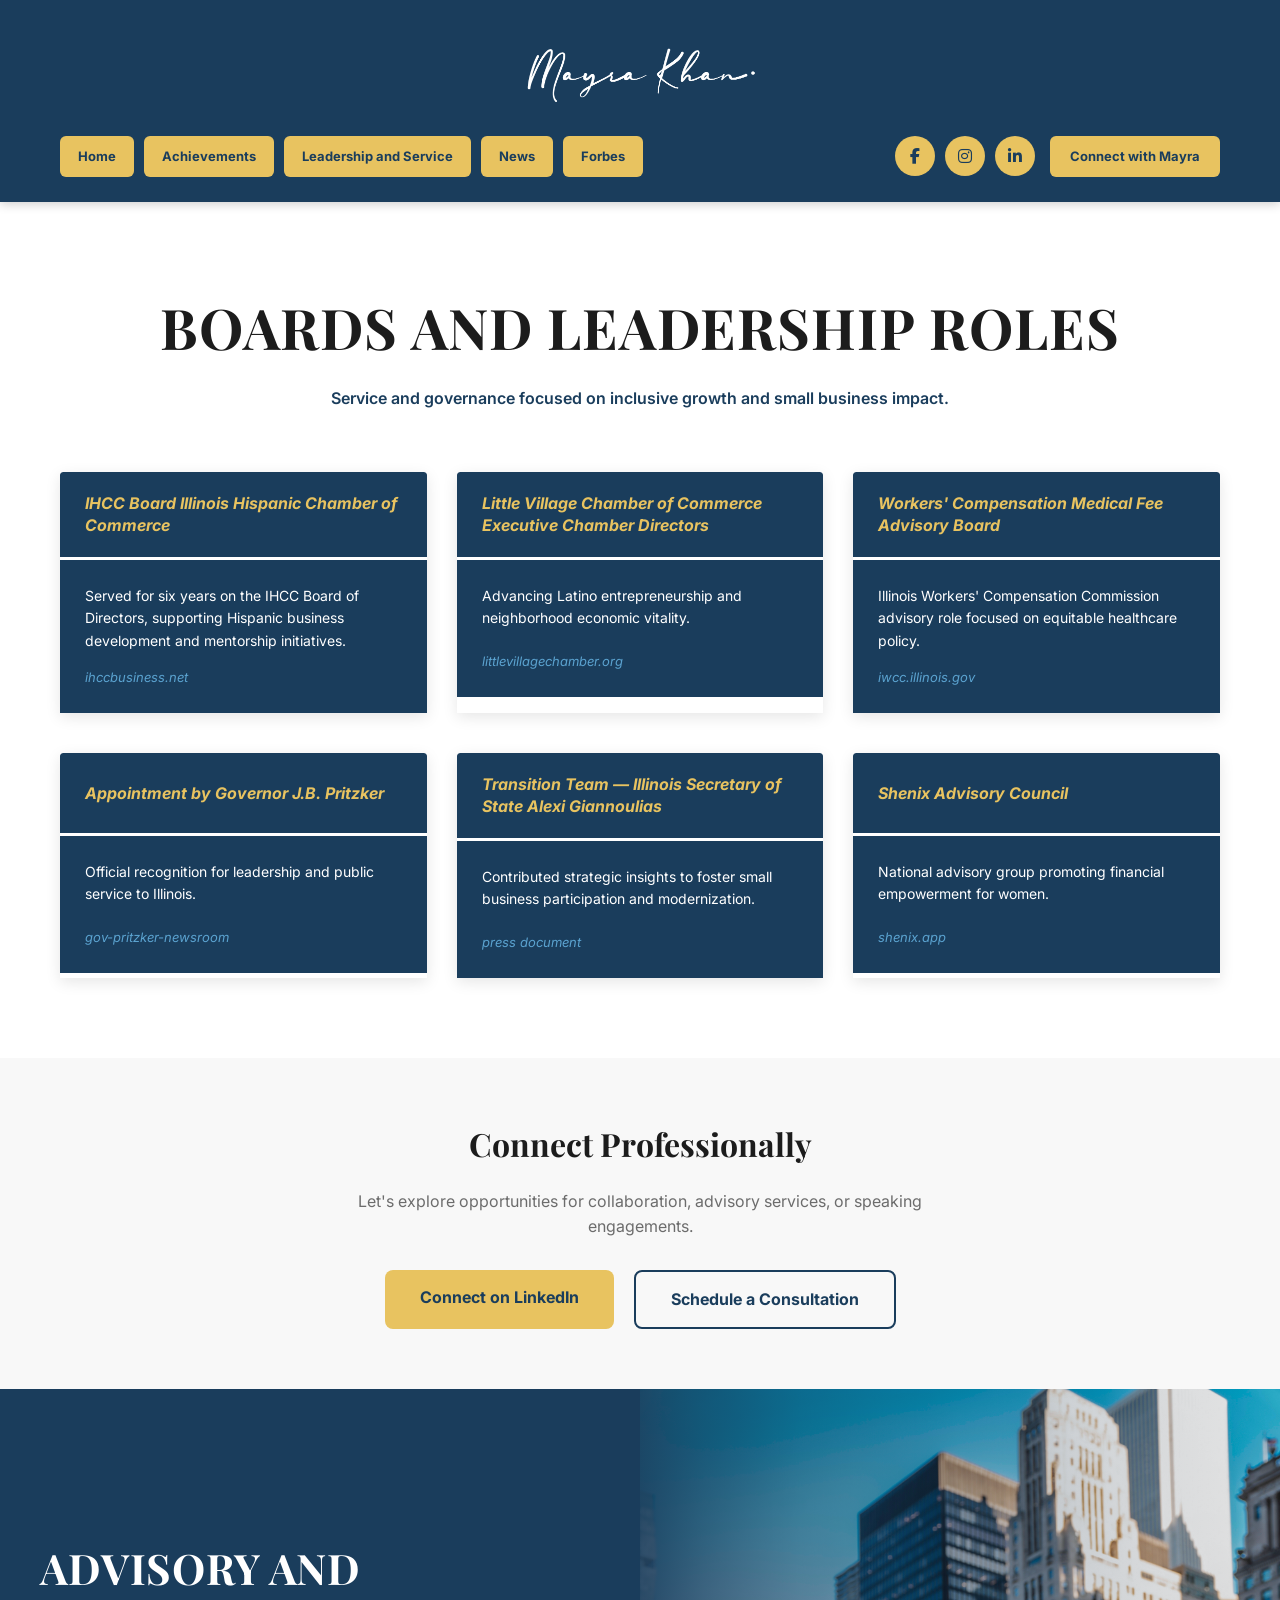
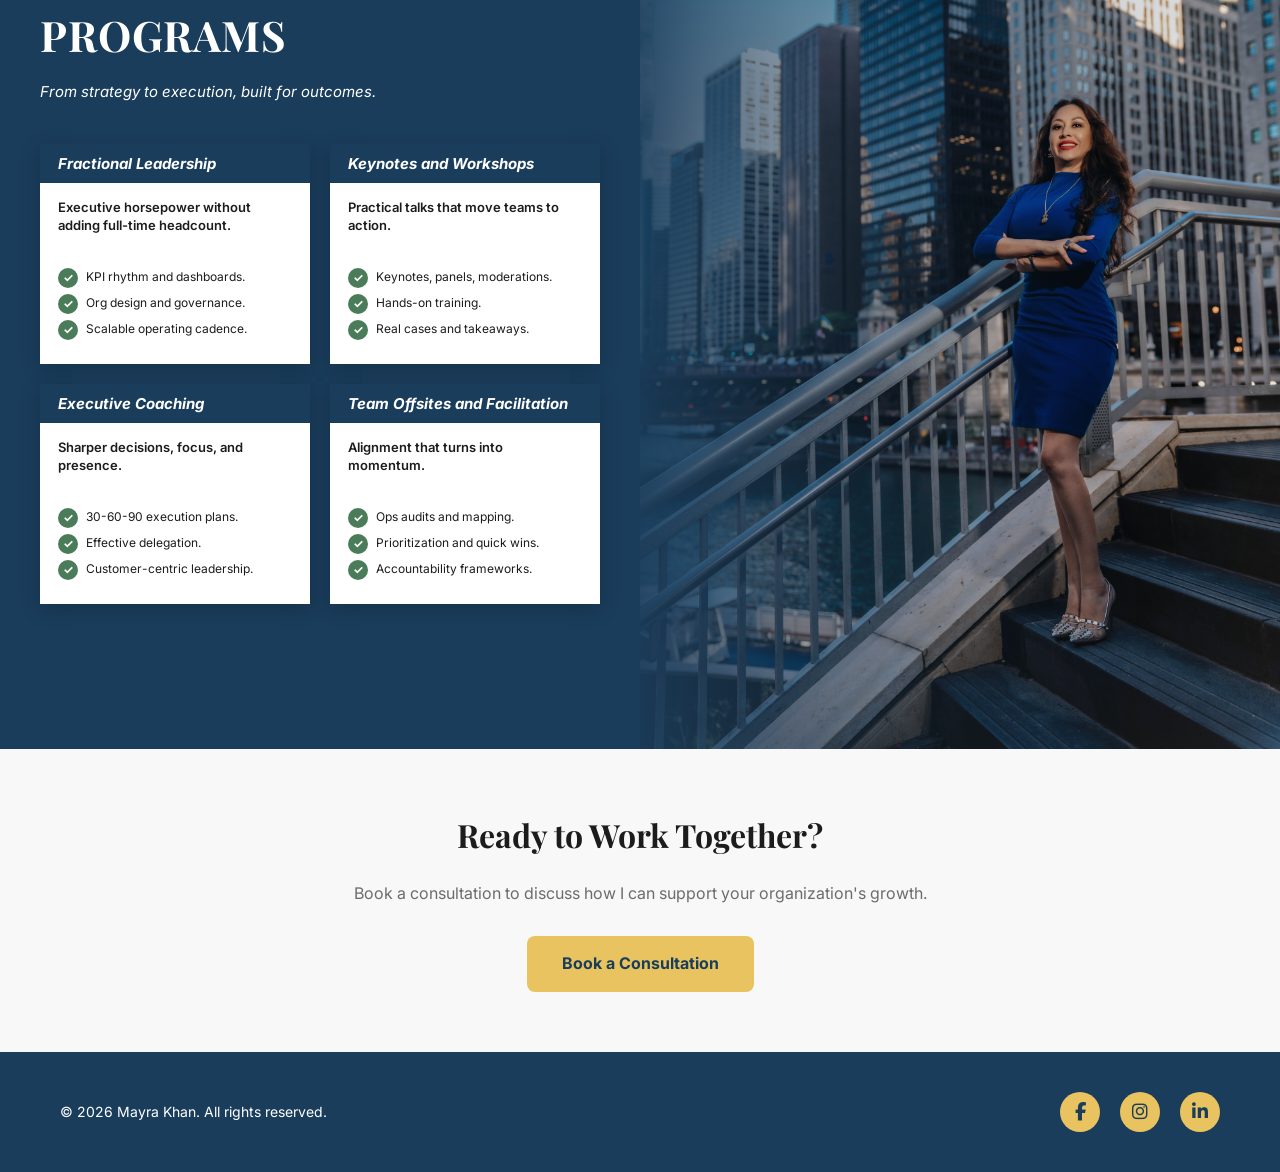
<file: leadership.html>
<!doctype html>
<html lang="en">
<head>
  <!-- Google tag (gtag.js) -->
  <script async src="https://www.googletagmanager.com/gtag/js?id=G-9WSEETSHYZ"></script>
  <script>
    window.dataLayer = window.dataLayer || [];
    function gtag(){dataLayer.push(arguments);}
    gtag('js', new Date());

    gtag('config', 'G-9WSEETSHYZ');
  </script>
  <meta charset="utf-8">
  <meta name="viewport" content="width=device-width, initial-scale=1">
  <title>Leadership and Service — Mayra Khan</title>
  <meta name="description" content="Discover Mayra Khan's board memberships, advisory roles, and commitment to inclusive growth and community impact.">

  <!-- Open Graph / Facebook -->
  <meta property="og:type" content="website">
  <meta property="og:url" content="https://mayrakhan.com/leadership">
  <meta property="og:title" content="Leadership and Service — Mayra Khan">
  <meta property="og:description" content="Discover Mayra Khan's board memberships, advisory roles, and commitment to inclusive growth and community impact.">
  <meta property="og:image" content="https://mayrakhan.com/Imagenes web Mayra/Mayra-logo-transparente.png">

  <!-- Twitter -->
  <meta property="twitter:card" content="summary_large_image">
  <meta property="twitter:url" content="https://mayrakhan.com/leadership">
  <meta property="twitter:title" content="Leadership and Service — Mayra Khan">
  <meta property="twitter:description" content="Discover Mayra Khan's board memberships, advisory roles, and commitment to inclusive growth and community impact.">
  <meta property="twitter:image" content="https://mayrakhan.com/Imagenes web Mayra/Mayra-logo-transparente.png">

  <link rel="icon" type="image/png" href="Imagenes web Mayra/favicon.png">
  <link rel="preconnect" href="https://fonts.googleapis.com">
  <link rel="preconnect" href="https://fonts.gstatic.com" crossorigin>
  <link href="https://fonts.googleapis.com/css2?family=Inter:wght@300;400;500;600;700;800;900&family=Playfair+Display:wght@400;500;600;700;800&display=swap" rel="stylesheet">
  <link rel="stylesheet" href="https://cdnjs.cloudflare.com/ajax/libs/font-awesome/6.5.0/css/all.min.css">
  <link rel="stylesheet" href="style.css">
</head>
<body>

<!-- HEADER -->
<header class="header">
  <div class="container">
    <div class="logo-signature"><a href="/"><img src="Imagenes web Mayra/Mayra-logo-transparente.png" alt="Mayra Khan" class="logo-image"></a></div>
    <button class="nav-toggle" aria-label="Toggle menu">
      <span></span><span></span><span></span>
    </button>
    <div class="header-nav-row">
      <nav class="nav">
        <a href="/">Home</a>
        <a href="/achievements">Achievements</a>
        <a href="/leadership">Leadership and Service</a>
        <a href="/news">News</a>
        <a href="/forbes">Forbes</a>
      </nav>
      <div class="header-right">
        <div class="header-social">
          <a href="https://www.facebook.com/mayra.villegas.718?mibextid=wwXIfr&rdid=nivQbsSL5ryFs4kM&share_url=https%3A%2F%2Fwww.facebook.com%2Fshare%2F17FYH2SKkZ%2F%3Fmibextid%3DwwXIfr#" target="_blank" aria-label="Facebook"><i class="fa-brands fa-facebook-f"></i></a>
          <a href="https://www.instagram.com/mayrakhan.55?utm_source=ig_web_button_share_sheet&igsh=ZDNlZDc0MzIxNw==" target="_blank" aria-label="Instagram"><i class="fa-brands fa-instagram"></i></a>
          <a href="https://www.linkedin.com/in/mayra-khan/" target="_blank" aria-label="LinkedIn"><i class="fa-brands fa-linkedin-in"></i></a>
        </div>
        <a href="/connect" class="header-cta">Connect with Mayra</a>
      </div>
    </div>
  </div>
</header>

<!-- LEADERSHIP AND SERVICE -->
<section class="leadership-section">
  <div class="container">
    <div class="leadership-header">
      <h2 class="leadership-main-title">BOARDS AND LEADERSHIP ROLES</h2>
      <p class="leadership-subtitle">Service and governance focused on inclusive growth and small business impact.</p>
    </div>

    <!-- Boards Grid -->
    <div class="boards-grid-new">
      <div class="board-card-new">
        <div class="board-card-header">
          <h4>IHCC Board Illinois Hispanic Chamber of Commerce</h4>
        </div>
        <div class="board-card-body">
          <p>Served for six years on the IHCC Board of Directors, supporting Hispanic business development and mentorship initiatives.</p>
          <span class="board-text">ihccbusiness.net</span>
        </div>
      </div>

      <div class="board-card-new">
        <div class="board-card-header">
          <h4>Little Village Chamber of Commerce Executive Chamber Directors</h4>
        </div>
        <div class="board-card-body">
          <p>Advancing Latino entrepreneurship and neighborhood economic vitality.</p>
          <span class="board-text">littlevillagechamber.org</span>
        </div>
      </div>

      <div class="board-card-new">
        <div class="board-card-header">
          <h4>Workers' Compensation Medical Fee Advisory Board</h4>
        </div>
        <div class="board-card-body">
          <p>Illinois Workers' Compensation Commission advisory role focused on equitable healthcare policy.</p>
          <span class="board-text">iwcc.illinois.gov</span>
        </div>
      </div>

      <div class="board-card-new">
        <div class="board-card-header">
          <h4>Appointment by Governor J.B. Pritzker</h4>
        </div>
        <div class="board-card-body">
          <p>Official recognition for leadership and public service to Illinois.</p>
          <span class="board-text">gov-pritzker-newsroom</span>
        </div>
      </div>

      <div class="board-card-new">
        <div class="board-card-header">
          <h4>Transition Team — Illinois Secretary of State Alexi Giannoulias</h4>
        </div>
        <div class="board-card-body">
          <p>Contributed strategic insights to foster small business participation and modernization.</p>
          <span class="board-text">press document</span>
        </div>
      </div>

      <div class="board-card-new">
        <div class="board-card-header">
          <h4>Shenix Advisory Council</h4>
        </div>
        <div class="board-card-body">
          <p>National advisory group promoting financial empowerment for women.</p>
          <span class="board-text">shenix.app</span>
        </div>
      </div>
    </div>
  </div>
</section>

<!-- CTA SECTION -->
<section class="cta-section">
  <h3>Connect Professionally</h3>
  <p>Let's explore opportunities for collaboration, advisory services, or speaking engagements.</p>
  <div class="cta-buttons">
    <a href="https://www.linkedin.com/in/mayra-khan/" target="_blank" class="cta-primary">Connect on LinkedIn</a>
    <a href="/connect" class="cta-secondary">Schedule a Consultation</a>
  </div>
</section>

<!-- ADVISORY AND PROGRAMS SECTION -->
<section class="advisory-programs-section">
  <div class="advisory-main">
    <!-- Left Side - Blue Background with Content -->
    <div class="advisory-content-container">
      <div class="advisory-text-header">
        <h2>ADVISORY AND PROGRAMS</h2>
        <p>From strategy to execution, built for outcomes.</p>
      </div>

      <div class="advisory-cards-grid">
        <div class="advisory-service-card">
          <div class="service-card-title">
            <h4>Fractional Leadership</h4>
          </div>
          <p class="service-description">Executive horsepower without adding full-time headcount.</p>
          <ul class="service-list">
            <li>KPI rhythm and dashboards.</li>
            <li>Org design and governance.</li>
            <li>Scalable operating cadence.</li>
          </ul>
        </div>

        <div class="advisory-service-card">
          <div class="service-card-title">
            <h4>Keynotes and Workshops</h4>
          </div>
          <p class="service-description">Practical talks that move teams to action.</p>
          <ul class="service-list">
            <li>Keynotes, panels, moderations.</li>
            <li>Hands-on training.</li>
            <li>Real cases and takeaways.</li>
          </ul>
        </div>

        <div class="advisory-service-card">
          <div class="service-card-title">
            <h4>Executive Coaching</h4>
          </div>
          <p class="service-description">Sharper decisions, focus, and presence.</p>
          <ul class="service-list">
            <li>30-60-90 execution plans.</li>
            <li>Effective delegation.</li>
            <li>Customer-centric leadership.</li>
          </ul>
        </div>

        <div class="advisory-service-card">
          <div class="service-card-title">
            <h4>Team Offsites and Facilitation</h4>
          </div>
          <p class="service-description">Alignment that turns into momentum.</p>
          <ul class="service-list">
            <li>Ops audits and mapping.</li>
            <li>Prioritization and quick wins.</li>
            <li>Accountability frameworks.</li>
          </ul>
        </div>
      </div>
    </div>

    <!-- Right Side - Image with Blue Overlay -->
    <div class="advisory-image-container">
      <img src="Imagenes web Mayra/KG200266.jpg" alt="Mayra Khan Professional" class="advisory-bg-image">
      <div class="advisory-image-overlay"></div>
    </div>
  </div>
</section>

<!-- CTA SECTION -->
<section class="cta-section">
  <h3>Ready to Work Together?</h3>
  <p>Book a consultation to discuss how I can support your organization's growth.</p>
  <div class="cta-buttons">
    <a href="/connect" class="cta-primary">Book a Consultation</a>
  </div>
</section>

<!-- FOOTER -->
<footer class="footer">
  <div class="container">
    <div class="footer-content">
      <p>&copy; <span id="year">2025</span> Mayra Khan. All rights reserved.</p>
      <div class="footer-links">
        <a href="https://www.facebook.com/mayra.villegas.718?mibextid=wwXIfr&rdid=nivQbsSL5ryFs4kM&share_url=https%3A%2F%2Fwww.facebook.com%2Fshare%2F17FYH2SKkZ%2F%3Fmibextid%3DwwXIfr#" target="_blank" aria-label="Facebook"><i class="fa-brands fa-facebook-f"></i></a>
        <a href="https://www.instagram.com/mayrakhan.55?utm_source=ig_web_button_share_sheet&igsh=ZDNlZDc0MzIxNw==" target="_blank" aria-label="Instagram"><i class="fa-brands fa-instagram"></i></a>
        <a href="https://www.linkedin.com/in/mayra-khan/" target="_blank" aria-label="LinkedIn"><i class="fa-brands fa-linkedin-in"></i></a>
      </div>
    </div>
  </div>
</footer>

<script src="script.js"></script>
<script>
  document.getElementById('year').textContent = new Date().getFullYear();
</script>
</body>
</html>
</file>
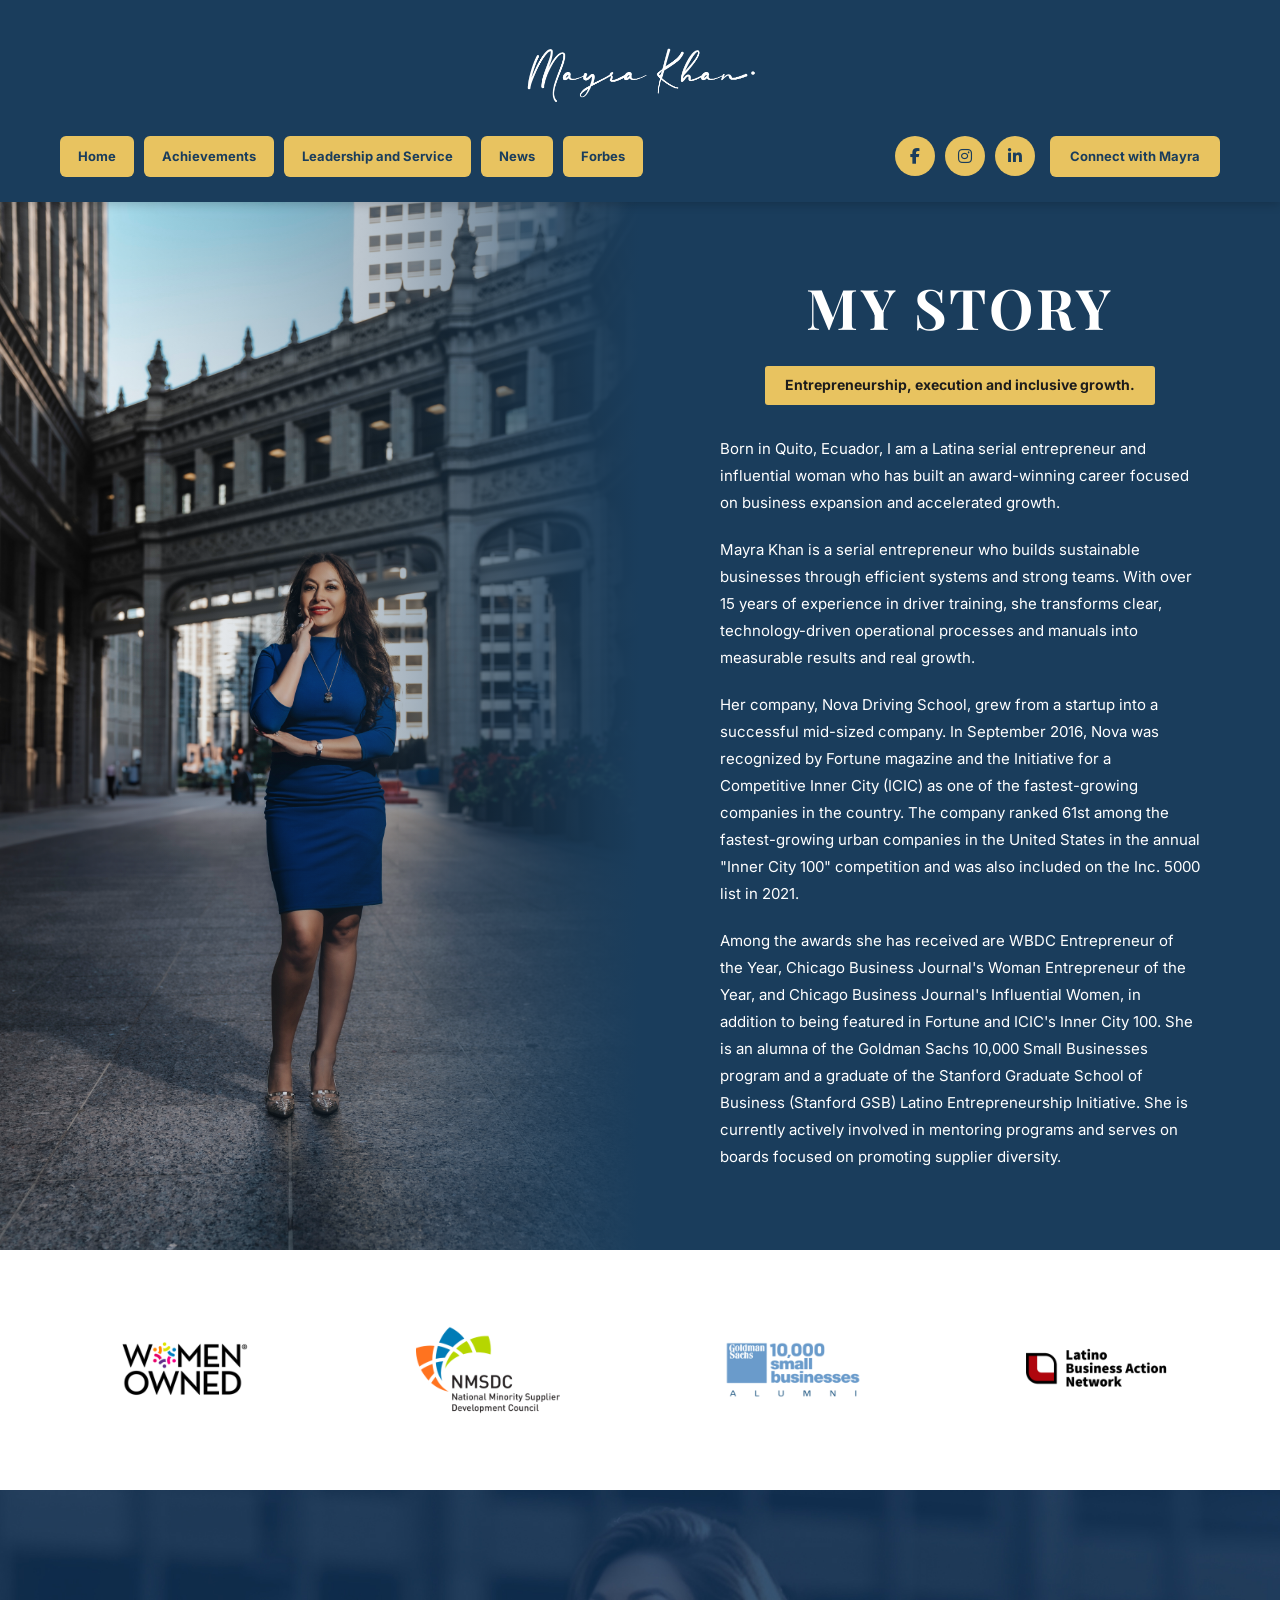
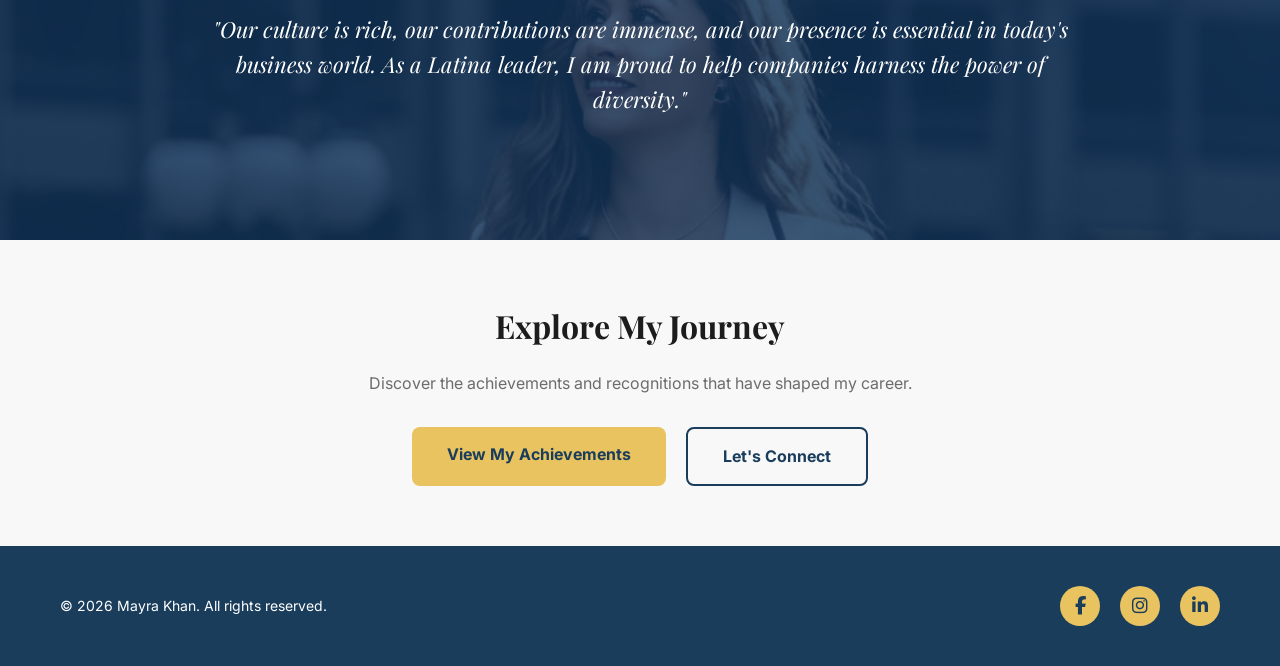
<file: my-story.html>
<!doctype html>
<html lang="en">
<head>
  <!-- Google tag (gtag.js) -->
  <script async src="https://www.googletagmanager.com/gtag/js?id=G-9WSEETSHYZ"></script>
  <script>
    window.dataLayer = window.dataLayer || [];
    function gtag(){dataLayer.push(arguments);}
    gtag('js', new Date());

    gtag('config', 'G-9WSEETSHYZ');
  </script>
  <meta charset="utf-8">
  <meta name="viewport" content="width=device-width, initial-scale=1">
  <title>My Story — Mayra Khan</title>
  <meta name="description" content="Learn about Mayra Khan's journey as a Latina entrepreneur, from Quito, Ecuador to building award-winning businesses in the United States.">

  <!-- Open Graph / Facebook -->
  <meta property="og:type" content="website">
  <meta property="og:url" content="https://mayrakhan.com/my-story">
  <meta property="og:title" content="My Story — Mayra Khan">
  <meta property="og:description" content="Learn about Mayra Khan's journey as a Latina entrepreneur, from Quito, Ecuador to building award-winning businesses in the United States.">
  <meta property="og:image" content="https://mayrakhan.com/Imagenes web Mayra/Mayra-logo-transparente.png">

  <!-- Twitter -->
  <meta property="twitter:card" content="summary_large_image">
  <meta property="twitter:url" content="https://mayrakhan.com/my-story">
  <meta property="twitter:title" content="My Story — Mayra Khan">
  <meta property="twitter:description" content="Learn about Mayra Khan's journey as a Latina entrepreneur, from Quito, Ecuador to building award-winning businesses in the United States.">
  <meta property="twitter:image" content="https://mayrakhan.com/Imagenes web Mayra/Mayra-logo-transparente.png">

  <link rel="icon" type="image/png" href="Imagenes web Mayra/favicon.png">
  <link rel="preconnect" href="https://fonts.googleapis.com">
  <link rel="preconnect" href="https://fonts.gstatic.com" crossorigin>
  <link href="https://fonts.googleapis.com/css2?family=Inter:wght@300;400;500;600;700;800;900&family=Playfair+Display:wght@400;500;600;700;800&display=swap" rel="stylesheet">
  <link rel="stylesheet" href="https://cdnjs.cloudflare.com/ajax/libs/font-awesome/6.5.0/css/all.min.css">
  <link rel="stylesheet" href="style.css">
</head>
<body>

<!-- HEADER -->
<header class="header">
  <div class="container">
    <div class="logo-signature"><a href="/"><img src="Imagenes web Mayra/Mayra-logo-transparente.png" alt="Mayra Khan" class="logo-image"></a></div>
    <button class="nav-toggle" aria-label="Toggle menu">
      <span></span><span></span><span></span>
    </button>
    <div class="header-nav-row">
      <nav class="nav">
        <a href="/">Home</a>
        <a href="/achievements">Achievements</a>
        <a href="/leadership">Leadership and Service</a>
        <a href="/news">News</a>
        <a href="/forbes">Forbes</a>
      </nav>
      <div class="header-right">
        <div class="header-social">
          <a href="https://www.facebook.com/mayra.villegas.718?mibextid=wwXIfr&rdid=nivQbsSL5ryFs4kM&share_url=https%3A%2F%2Fwww.facebook.com%2Fshare%2F17FYH2SKkZ%2F%3Fmibextid%3DwwXIfr#" target="_blank" aria-label="Facebook"><i class="fa-brands fa-facebook-f"></i></a>
          <a href="https://www.instagram.com/mayrakhan.55?utm_source=ig_web_button_share_sheet&igsh=ZDNlZDc0MzIxNw==" target="_blank" aria-label="Instagram"><i class="fa-brands fa-instagram"></i></a>
          <a href="https://www.linkedin.com/in/mayra-khan/" target="_blank" aria-label="LinkedIn"><i class="fa-brands fa-linkedin-in"></i></a>
        </div>
        <a href="/connect" class="header-cta">Connect with Mayra</a>
      </div>
    </div>
  </div>
</header>

<!-- MY STORY -->
<section class="my-story-section">
  <!-- Contenido principal con imagen y texto -->
  <div class="story-main">
    <div class="story-image-container">
      <img src="Imagenes web Mayra/KG200228.jpg" alt="Mayra Khan">
    </div>

    <div class="story-text-container">
      <h2 class="story-main-title">MY STORY</h2>
      <p class="story-main-subtitle">Entrepreneurship, execution and inclusive growth.</p>

      <div class="story-paragraphs">
        <p>Born in Quito, Ecuador, I am a Latina serial entrepreneur and influential woman who has built an award-winning career focused on business expansion and accelerated growth.</p>

        <p>Mayra Khan is a serial entrepreneur who builds sustainable businesses through efficient systems and strong teams. With over 15 years of experience in driver training, she transforms clear, technology-driven operational processes and manuals into measurable results and real growth.</p>

        <p>Her company, Nova Driving School, grew from a startup into a successful mid-sized company. In September 2016, Nova was recognized by Fortune magazine and the Initiative for a Competitive Inner City (ICIC) as one of the fastest-growing companies in the country. The company ranked 61st among the fastest-growing urban companies in the United States in the annual "Inner City 100" competition and was also included on the Inc. 5000 list in 2021.</p>

        <p>Among the awards she has received are WBDC Entrepreneur of the Year, Chicago Business Journal's Woman Entrepreneur of the Year, and Chicago Business Journal's Influential Women, in addition to being featured in Fortune and ICIC's Inner City 100. She is an alumna of the Goldman Sachs 10,000 Small Businesses program and a graduate of the Stanford Graduate School of Business (Stanford GSB) Latino Entrepreneurship Initiative. She is currently actively involved in mentoring programs and serves on boards focused on promoting supplier diversity.</p>
      </div>
    </div>
  </div>
</section>

<!-- CERTIFICATION LOGOS SECTION -->
<section class="certifications-section">
  <div class="container">
    <div class="cert-strip-white">
      <img src="assets/WoOw.png" alt="Women Owned">
      <img src="assets/NMSDC.png" alt="NMSDC">
      <img src="assets/10000SB.png" alt="Goldman Sachs 10,000 Small Businesses">
      <img src="assets/LaBAN.png" alt="Latino Business Action Network">
    </div>
  </div>
</section>

<!-- QUOTE SECTION -->
<section class="quote-section">
  <div class="quote-background">
    <img src="Imagenes web Mayra/fondo.jpg" alt="Mayra Khan" class="quote-bg-image">
    <div class="quote-overlay"></div>
  </div>
  <div class="container quote-container">
    <blockquote class="story-quote">
      "Our culture is rich, our contributions are immense, and our presence is essential in today's business world. As a Latina leader, I am proud to help companies harness the power of diversity."
    </blockquote>
  </div>
</section>

<!-- CTA SECTION -->
<section class="cta-section">
  <h3>Explore My Journey</h3>
  <p>Discover the achievements and recognitions that have shaped my career.</p>
  <div class="cta-buttons">
    <a href="/achievements" class="cta-primary">View My Achievements</a>
    <a href="/connect" class="cta-secondary">Let's Connect</a>
  </div>
</section>

<!-- FOOTER -->
<footer class="footer">
  <div class="container">
    <div class="footer-content">
      <p>&copy; <span id="year">2025</span> Mayra Khan. All rights reserved.</p>
      <div class="footer-links">
        <a href="https://www.facebook.com/mayra.villegas.718?mibextid=wwXIfr&rdid=nivQbsSL5ryFs4kM&share_url=https%3A%2F%2Fwww.facebook.com%2Fshare%2F17FYH2SKkZ%2F%3Fmibextid%3DwwXIfr#" target="_blank" aria-label="Facebook"><i class="fa-brands fa-facebook-f"></i></a>
        <a href="https://www.instagram.com/mayrakhan.55?utm_source=ig_web_button_share_sheet&igsh=ZDNlZDc0MzIxNw==" target="_blank" aria-label="Instagram"><i class="fa-brands fa-instagram"></i></a>
        <a href="https://www.linkedin.com/in/mayra-khan/" target="_blank" aria-label="LinkedIn"><i class="fa-brands fa-linkedin-in"></i></a>
      </div>
    </div>
  </div>
</footer>

<script src="script.js"></script>
<script>
  document.getElementById('year').textContent = new Date().getFullYear();
</script>
</body>
</html>
</file>
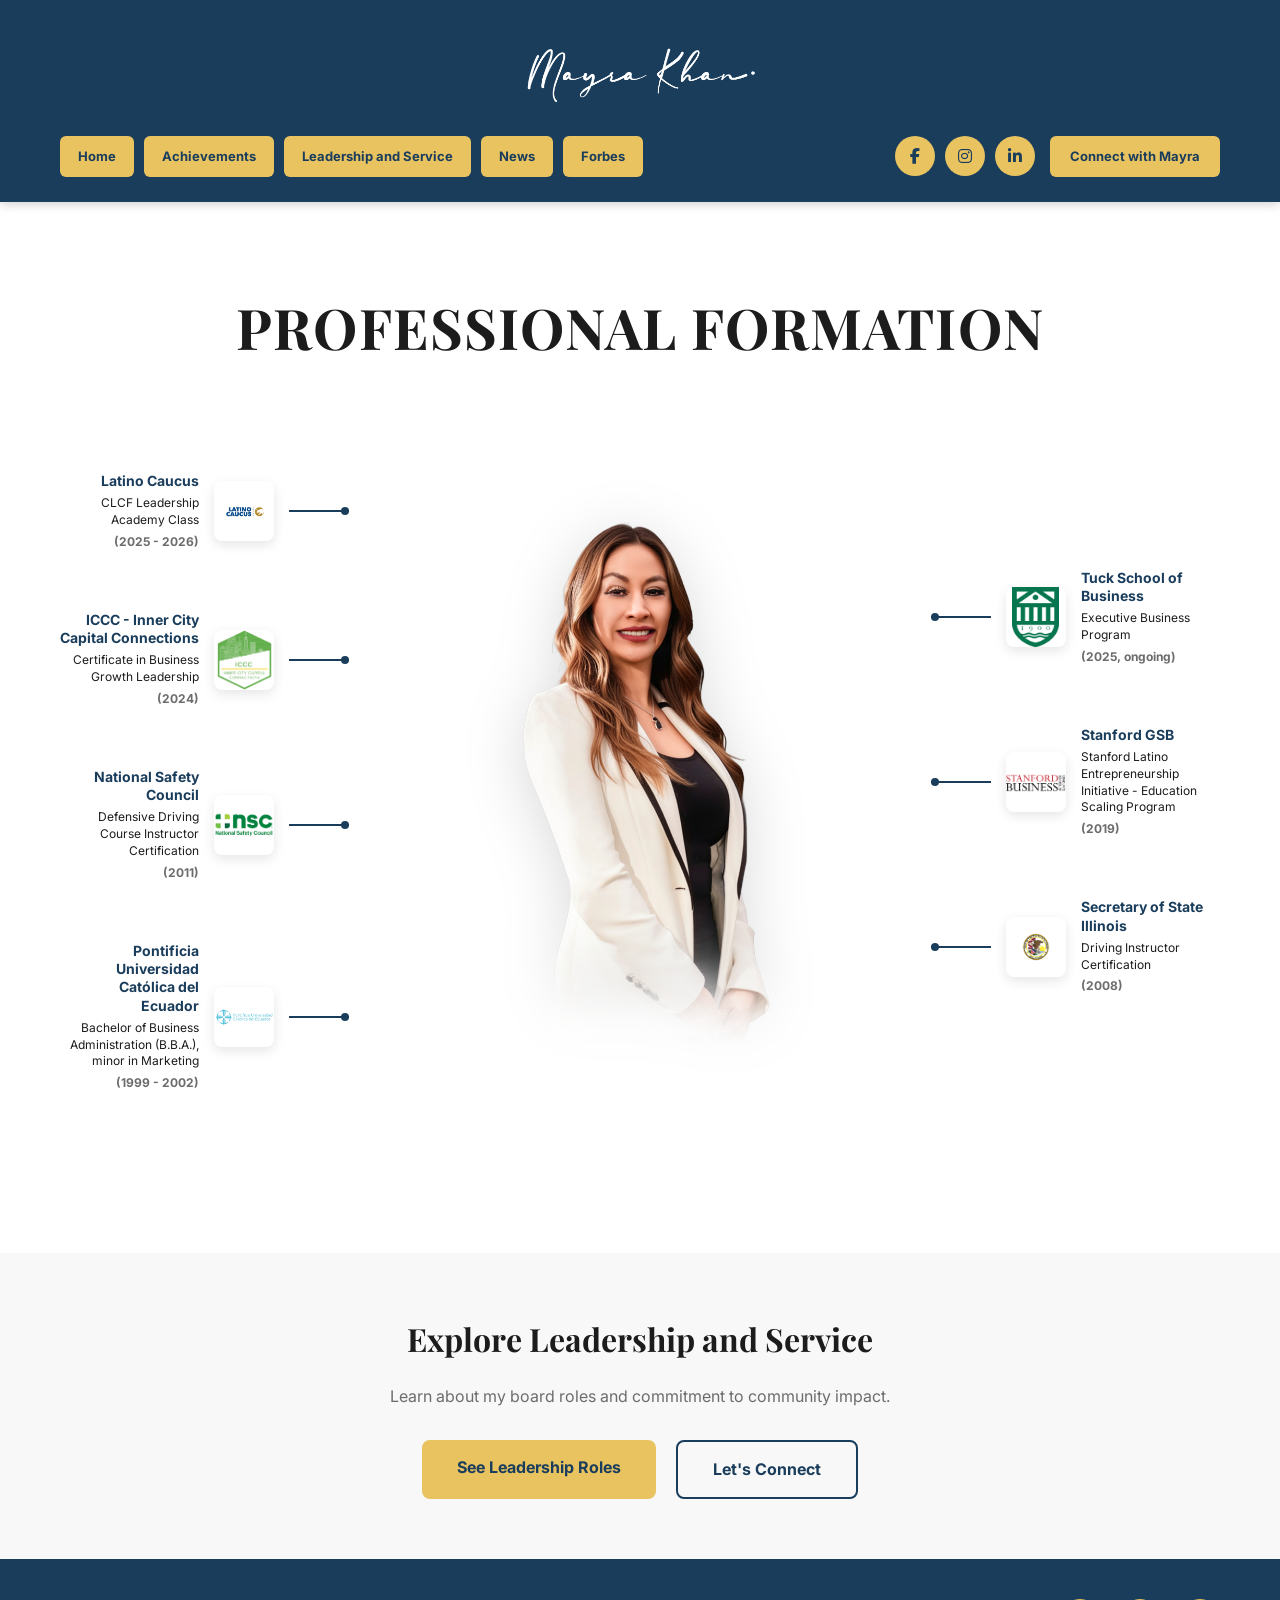
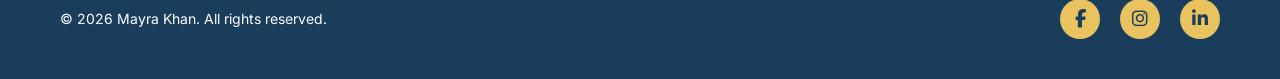
<file: professional-formation.html>
<!doctype html>
<html lang="en">
<head>
  <!-- Google tag (gtag.js) -->
  <script async src="https://www.googletagmanager.com/gtag/js?id=G-9WSEETSHYZ"></script>
  <script>
    window.dataLayer = window.dataLayer || [];
    function gtag(){dataLayer.push(arguments);}
    gtag('js', new Date());

    gtag('config', 'G-9WSEETSHYZ');
  </script>
  <meta charset="utf-8">
  <meta name="viewport" content="width=device-width, initial-scale=1">
  <title>Professional Formation — Mayra Khan</title>
  <meta name="description" content="Explore Mayra Khan's educational background and professional certifications, including Stanford GSB, Tuck School of Business, and more.">

  <!-- Open Graph / Facebook -->
  <meta property="og:type" content="website">
  <meta property="og:url" content="https://mayrakhan.com/professional-formation">
  <meta property="og:title" content="Professional Formation — Mayra Khan">
  <meta property="og:description" content="Explore Mayra Khan's educational background and professional certifications, including Stanford GSB, Tuck School of Business, and more.">
  <meta property="og:image" content="https://mayrakhan.com/Imagenes web Mayra/Mayra-logo-transparente.png">

  <!-- Twitter -->
  <meta property="twitter:card" content="summary_large_image">
  <meta property="twitter:url" content="https://mayrakhan.com/professional-formation">
  <meta property="twitter:title" content="Professional Formation — Mayra Khan">
  <meta property="twitter:description" content="Explore Mayra Khan's educational background and professional certifications, including Stanford GSB, Tuck School of Business, and more.">
  <meta property="twitter:image" content="https://mayrakhan.com/Imagenes web Mayra/Mayra-logo-transparente.png">

  <link rel="icon" type="image/png" href="Imagenes web Mayra/favicon.png">
  <link rel="preconnect" href="https://fonts.googleapis.com">
  <link rel="preconnect" href="https://fonts.gstatic.com" crossorigin>
  <link href="https://fonts.googleapis.com/css2?family=Inter:wght@300;400;500;600;700;800;900&family=Playfair+Display:wght@400;500;600;700;800&display=swap" rel="stylesheet">
  <link rel="stylesheet" href="https://cdnjs.cloudflare.com/ajax/libs/font-awesome/6.5.0/css/all.min.css">
  <link rel="stylesheet" href="style.css">
</head>
<body>

<!-- HEADER -->
<header class="header">
  <div class="container">
    <div class="logo-signature"><a href="/"><img src="Imagenes web Mayra/Mayra-logo-transparente.png" alt="Mayra Khan" class="logo-image"></a></div>
    <button class="nav-toggle" aria-label="Toggle menu">
      <span></span><span></span><span></span>
    </button>
    <div class="header-nav-row">
      <nav class="nav">
        <a href="/">Home</a>
        <a href="/achievements">Achievements</a>
        <a href="/leadership">Leadership and Service</a>
        <a href="/news">News</a>
        <a href="/forbes">Forbes</a>
      </nav>
      <div class="header-right">
        <div class="header-social">
          <a href="https://www.facebook.com/mayra.villegas.718?mibextid=wwXIfr&rdid=nivQbsSL5ryFs4kM&share_url=https%3A%2F%2Fwww.facebook.com%2Fshare%2F17FYH2SKkZ%2F%3Fmibextid%3DwwXIfr#" target="_blank" aria-label="Facebook"><i class="fa-brands fa-facebook-f"></i></a>
          <a href="https://www.instagram.com/mayrakhan.55?utm_source=ig_web_button_share_sheet&igsh=ZDNlZDc0MzIxNw==" target="_blank" aria-label="Instagram"><i class="fa-brands fa-instagram"></i></a>
          <a href="https://www.linkedin.com/in/mayra-khan/" target="_blank" aria-label="LinkedIn"><i class="fa-brands fa-linkedin-in"></i></a>
        </div>
        <a href="/connect" class="header-cta">Connect with Mayra</a>
      </div>
    </div>
  </div>
</header>

<!-- PROFESSIONAL FORMATION SECTION -->
<section class="professional-formation-section">
  <div class="container">
    <h2 class="formation-main-title">PROFESSIONAL FORMATION</h2>

    <div class="formation-layout">
      <!-- Left Column - Formaciones -->
      <div class="formation-column formation-left">
        <div class="formation-entry">
          <div class="formation-icon">
            <img src="Imagenes web Mayra/latinocaucus.jpg" alt="Latino Caucus">
          </div>
          <div class="formation-content">
            <h4>Latino Caucus</h4>
            <p class="formation-program">CLCF Leadership Academy Class</p>
            <p class="formation-year">(2025 - 2026)</p>
          </div>
          <div class="connector-line"></div>
        </div>

        <div class="formation-entry">
          <div class="formation-icon">
            <img src="Imagenes web Mayra/ICCC_Logo.png" alt="ICCC">
          </div>
          <div class="formation-content">
            <h4>ICCC - Inner City Capital Connections</h4>
            <p class="formation-program">Certificate in Business Growth Leadership</p>
            <p class="formation-year">(2024)</p>
          </div>
          <div class="connector-line"></div>
        </div>

        <div class="formation-entry">
          <div class="formation-icon">
            <img src="Imagenes web Mayra/nsclogo.png" alt="NSC">
          </div>
          <div class="formation-content">
            <h4>National Safety Council</h4>
            <p class="formation-program">Defensive Driving Course Instructor Certification</p>
            <p class="formation-year">(2011)</p>
          </div>
          <div class="connector-line"></div>
        </div>

        <div class="formation-entry">
          <div class="formation-icon">
            <img src="Imagenes web Mayra/PUCE-logo.jpg" alt="PUCE">
          </div>
          <div class="formation-content">
            <h4>Pontificia Universidad Católica del Ecuador</h4>
            <p class="formation-program">Bachelor of Business Administration (B.B.A.), minor in Marketing</p>
            <p class="formation-year">(1999 - 2002)</p>
          </div>
          <div class="connector-line"></div>
        </div>
      </div>

      <!-- Center Column - Image -->
      <div class="formation-column formation-center">
        <img src="Imagenes web Mayra/Mayra-Khan-Chicago-Portrait-(4-of-29).png" alt="Mayra Khan Professional" class="formation-main-image">
      </div>

      <!-- Right Column - Formaciones -->
      <div class="formation-column formation-right">
        <div class="formation-entry">
          <div class="connector-line"></div>
          <div class="formation-content">
            <h4>Tuck School of Business</h4>
            <p class="formation-program">Executive Business Program</p>
            <p class="formation-year">(2025, ongoing)</p>
          </div>
          <div class="formation-icon">
            <img src="Imagenes web Mayra/Tuck_School_of_Business_logo.png" alt="Tuck School">
          </div>
        </div>

        <div class="formation-entry">
          <div class="connector-line"></div>
          <div class="formation-content">
            <h4>Stanford GSB</h4>
            <p class="formation-program">Stanford Latino Entrepreneurship Initiative - Education Scaling Program</p>
            <p class="formation-year">(2019)</p>
          </div>
          <div class="formation-icon">
            <img src="Imagenes web Mayra/Stanford_GSB_Logo.png" alt="Stanford">
          </div>
        </div>

        <div class="formation-entry">
          <div class="connector-line"></div>
          <div class="formation-content">
            <h4>Secretary of State Illinois</h4>
            <p class="formation-program">Driving Instructor Certification</p>
            <p class="formation-year">(2008)</p>
          </div>
          <div class="formation-icon">
            <img src="Imagenes web Mayra/SecretaryState.png" alt="Illinois">
          </div>
        </div>
      </div>
    </div>
  </div>
</section>

<!-- CTA SECTION -->
<section class="cta-section">
  <h3>Explore Leadership and Service</h3>
  <p>Learn about my board roles and commitment to community impact.</p>
  <div class="cta-buttons">
    <a href="/leadership" class="cta-primary">See Leadership Roles</a>
    <a href="/connect" class="cta-secondary">Let's Connect</a>
  </div>
</section>

<!-- FOOTER -->
<footer class="footer">
  <div class="container">
    <div class="footer-content">
      <p>&copy; <span id="year">2025</span> Mayra Khan. All rights reserved.</p>
      <div class="footer-links">
        <a href="https://www.facebook.com/mayra.villegas.718?mibextid=wwXIfr&rdid=nivQbsSL5ryFs4kM&share_url=https%3A%2F%2Fwww.facebook.com%2Fshare%2F17FYH2SKkZ%2F%3Fmibextid%3DwwXIfr#" target="_blank" aria-label="Facebook"><i class="fa-brands fa-facebook-f"></i></a>
        <a href="https://www.instagram.com/mayrakhan.55?utm_source=ig_web_button_share_sheet&igsh=ZDNlZDc0MzIxNw==" target="_blank" aria-label="Instagram"><i class="fa-brands fa-instagram"></i></a>
        <a href="https://www.linkedin.com/in/mayra-khan/" target="_blank" aria-label="LinkedIn"><i class="fa-brands fa-linkedin-in"></i></a>
      </div>
    </div>
  </div>
</footer>

<script src="script.js"></script>
<script>
  document.getElementById('year').textContent = new Date().getFullYear();
</script>
</body>
</html>
</file>
<file: style.css>
/* =========================================================
   RESET & BASE
   ========================================================= */
* {
  margin: 0;
  padding: 0;
  box-sizing: border-box;
}

html {
  scroll-behavior: smooth;
}

body {
  font-family: 'Inter', sans-serif;
  color: #1C1C1C;
  line-height: 1.6;
  overflow-x: hidden;
}

img {
  max-width: 100%;
  display: block;
}

a {
  text-decoration: none;
  color: inherit;
}

.container {
  max-width: 1200px;
  margin: 0 auto;
  padding: 0 20px;
}

/* =========================================================
   HEADER
   ========================================================= */
.header {
  background: #1A3D5C;
  padding: 25px 0;
  position: sticky;
  top: 0;
  z-index: 1000;
  box-shadow: 0 2px 10px rgba(0, 0, 0, 0.2);
  transition: all 0.3s ease;
}

.header.scrolled {
  padding: 10px 0;
  box-shadow: 0 4px 15px rgba(0, 0, 0, 0.3);
}

.header .container {
  display: flex;
  flex-direction: column;
  align-items: center;
  gap: 15px;
  position: relative;
}

.header.scrolled .container {
  gap: 10px;
}

.logo-signature {
  font-family: 'Playfair Display', serif;
  font-size: 42px;
  font-weight: 600;
  color: #FFFFFF;
  font-style: italic;
  text-align: center;
}

.logo-signature a {
  display: block;
  text-decoration: none;
}

.logo-image {
  height: 96px;
  width: auto;
  display: block;
  margin: 0 auto;
  transition: all 0.3s ease;
}

.header.scrolled .logo-image {
  height: 60px;
}

.header-nav-row {
  display: flex;
  align-items: center;
  justify-content: space-between;
  gap: 20px;
  width: 100%;
  flex-wrap: nowrap;
}

.nav {
  display: flex;
  gap: 10px;
  align-items: center;
  justify-content: flex-start;
  flex-wrap: nowrap;
}

.header-right {
  display: flex;
  align-items: center;
  gap: 15px;
  flex-shrink: 0;
}

.header-social {
  display: flex;
  gap: 10px;
}

.header-social a {
  width: 40px;
  height: 40px;
  border-radius: 50%;
  background: #E8C360;
  display: flex;
  align-items: center;
  justify-content: center;
  color: #1A3D5C;
  font-size: 16px;
  transition: all 0.3s ease;
}

.header-social a:hover {
  background: #EDD180;
  transform: scale(1.05);
  box-shadow: 0 4px 12px rgba(232, 195, 96, 0.3);
}

.header-cta {
  background: #E8C360;
  color: #1A3D5C;
  padding: 10px 20px;
  border-radius: 6px;
  font-weight: 700;
  font-size: 13px;
  transition: all 0.3s ease;
  white-space: nowrap;
  text-decoration: none;
}

.header-cta:hover {
  background: #EDD180;
  transform: translateY(-2px);
  box-shadow: 0 4px 12px rgba(0, 0, 0, 0.2);
}

.nav a {
  color: #1A3D5C;
  background: #E8C360;
  padding: 10px 18px;
  border-radius: 6px;
  font-weight: 700;
  font-size: 13px;
  transition: all 0.3s ease;
  white-space: nowrap;
}

.nav a:hover {
  background: #EDD180;
  transform: translateY(-2px);
  box-shadow: 0 4px 12px rgba(0, 0, 0, 0.2);
}

.nav-toggle {
  display: none;
  background: none;
  border: none;
  flex-direction: column;
  gap: 5px;
  cursor: pointer;
  padding: 5px;
  position: absolute;
  right: 0;
  top: 10px;
}

.nav-toggle span {
  width: 28px;
  height: 3px;
  background: #FFFFFF;
  border-radius: 2px;
  transition: all 0.3s ease;
}

/* =========================================================
   HERO SECTION
   ========================================================= */
.hero-section {
  position: relative;
  min-height: 700px;
  display: flex;
  flex-direction: column;
  background: #1A3D5C;
}

/* Hero Carousel */
.hero-carousel {
  position: absolute;
  top: 0;
  left: 0;
  width: 100%;
  height: 100%;
  overflow: hidden;
  z-index: 1;
}

.hero-slide {
  position: absolute;
  top: 0;
  left: 0;
  width: 100%;
  height: 100%;
  opacity: 0;
  transition: opacity 1s ease-in-out;
  pointer-events: none;
}

.hero-slide.active {
  opacity: 1;
  pointer-events: auto;
}

.hero-background {
  position: absolute;
  top: 0;
  left: 0;
  width: 100%;
  height: 100%;
  overflow: hidden;
  z-index: 1;
}

.hero-bg-image {
  width: 100%;
  height: 100%;
}

/* Banner 1 - Imagen vertical (cover) */
.hero-bg-cover {
  object-fit: cover;
  object-position: 65% top;
}

/* Banner 2 - Imagen horizontal (contain - siempre completa) */
.hero-bg-contain {
  object-fit: contain;
  object-position: center;
  background: #1A3D5C;
}

.hero-overlay {
  position: absolute;
  top: 0;
  left: 0;
  width: 100%;
  height: 100%;
  background: transparent;
  z-index: 2;
}

/* Carousel Navigation Dots */
.carousel-dots {
  position: absolute;
  bottom: 30px;
  left: 50%;
  transform: translateX(-50%);
  display: flex;
  gap: 15px;
  z-index: 10;
}

.carousel-dot {
  width: 12px;
  height: 12px;
  border-radius: 50%;
  background: rgba(255, 255, 255, 0.5);
  border: 2px solid #FFFFFF;
  cursor: pointer;
  transition: all 0.3s ease;
  padding: 0;
}

.carousel-dot:hover {
  background: rgba(255, 255, 255, 0.8);
  transform: scale(1.2);
}

.carousel-dot.active {
  background: #E8C360;
  border-color: #E8C360;
}

.hero-slide .container {
  position: relative;
  z-index: 3;
  flex: 1;
  display: grid;
  grid-template-columns: 1fr 1fr;
  align-items: center;
  padding: 60px 20px;
  height: 100%;
}

.hero-content {
  display: flex;
  flex-direction: column;
  align-items: flex-start;
  gap: 25px;
  max-width: 550px;
  justify-self: start;
}

.hero-text-box {
  background: rgba(26, 61, 92, 0.85);
  backdrop-filter: blur(10px);
  padding: 35px 45px;
  border-radius: 0;
  box-shadow: 0 10px 40px rgba(0, 0, 0, 0.4);
  width: 100%;
  text-align: center;
}

.hero-eyebrow {
  font-size: 12px;
  font-weight: 800;
  letter-spacing: 0.15em;
  text-transform: uppercase;
  color: #FFFFFF;
  margin-bottom: 10px;
  display: flex;
  align-items: center;
  justify-content: center;
  gap: 12px;
}

.line-decoration {
  width: 45px;
  height: 2px;
  background: #E8C360;
  display: inline-block;
}

.hero-title {
  font-family: 'Playfair Display', serif;
  font-size: 78px;
  font-weight: 700;
  color: #E8C360;
  margin: 0;
  line-height: 0.9;
  letter-spacing: 0.02em;
}

.hero-subtitle {
  font-size: 15px;
  font-weight: 400;
  color: #FFFFFF;
  margin: 15px 0 0;
  line-height: 1.6;
}

.hero-social {
  display: flex;
  flex-direction: column;
  align-items: center;
  gap: 15px;
  width: 100%;
}

.social-icons {
  display: flex;
  gap: 20px;
  justify-content: center;
}

.social-icons a {
  width: 70px;
  height: 70px;
  border-radius: 50%;
  background: #E8C360;
  display: flex;
  align-items: center;
  justify-content: center;
  font-size: 28px;
  color: #1A3D5C;
  transition: all 0.3s ease;
}

.social-icons a:hover {
  background: #EDD180;
  transform: translateY(-3px) scale(1.05);
  box-shadow: 0 8px 20px rgba(232, 195, 96, 0.4);
}

.social-handle {
  font-size: 18px;
  font-weight: 600;
  color: #FFFFFF;
  text-align: center;
}

/* =========================================================
   MY STORY SECTION
   ========================================================= */
.my-story-section {
  background: #1C1C1C;
  padding: 0;
}

/* Banners removed - multi-page structure */

/* Contenedor principal con imagen y texto */
.story-main {
  display: grid;
  grid-template-columns: 1fr 1fr;
  min-height: 600px;
  position: relative;
}

/* Contenedor de imagen a la izquierda */
.story-image-container {
  position: relative;
  overflow: hidden;
}

.story-image-container img {
  width: 100%;
  height: 100%;
  object-fit: cover;
  display: block;
}

/* Efecto de difuminado sobre la imagen */
.story-image-container::after {
  content: '';
  position: absolute;
  top: 0;
  right: 0;
  width: 80%;
  height: 100%;
  background: linear-gradient(to right, rgba(26, 61, 92, 0) 0%, rgba(26, 61, 92, 0.1) 20%, rgba(26, 61, 92, 0.3) 50%, rgba(26, 61, 92, 0.6) 75%, rgba(26, 61, 92, 0.85) 90%, rgba(26, 61, 92, 1) 100%);
  pointer-events: none;
}

/* Contenedor de texto a la derecha con fondo azul difuminado */
.story-text-container {
  background: rgba(26, 61, 92, 1);
  padding: 60px 80px;
  display: flex;
  flex-direction: column;
  justify-content: center;
}

/* Título principal MY STORY */
.story-main-title {
  font-family: 'Playfair Display', serif;
  font-size: 56px;
  font-weight: 700;
  color: #FFFFFF;
  text-align: center;
  margin: 0 0 15px 0;
  letter-spacing: 0.05em;
}

/* Subtítulo dorado */
.story-main-subtitle {
  background: #E8C360;
  color: #1C1C1C;
  font-size: 14px;
  font-weight: 700;
  padding: 8px 20px;
  text-align: center;
  display: inline-block;
  margin: 0 auto 30px;
  border-radius: 3px;
}

/* Subtítulo simple (sin caja) */
.story-subtitle-simple {
  color: #E8C360;
  font-size: 18px;
  font-weight: 600;
  font-style: italic;
  text-align: center;
  margin: 0 auto 30px;
}

/* Párrafos de texto */
.story-paragraphs {
  color: #FFFFFF;
}

.story-paragraphs p {
  margin-bottom: 20px;
  font-size: 15px;
  line-height: 1.8;
  text-align: left;
}

.story-paragraphs p strong {
  font-weight: 700;
}

.section-header-center {
  text-align: center;
  margin-bottom: 50px;
}

.section-title-center {
  font-family: 'Playfair Display', serif;
  font-size: 56px;
  font-weight: 700;
  color: #1C1C1C;
  margin-bottom: 10px;
  letter-spacing: 0.02em;
}

.section-subtitle-gold {
  font-size: 18px;
  font-weight: 600;
  color: #1C1C1C;
  font-style: italic;
}

.cert-strip {
  display: grid;
  grid-template-columns: repeat(4, 1fr);
  gap: 30px;
  margin: 50px 0;
  align-items: center;
  padding: 40px 0;
}

.cert-strip img {
  width: 100%;
  height: 100px;
  object-fit: contain;
  filter: brightness(0) invert(1);
}

/* Certifications Section - White Background */
.certifications-section {
  background: #FFFFFF;
  padding: 60px 0;
}

.cert-strip-white {
  display: grid;
  grid-template-columns: repeat(4, 1fr);
  gap: 60px;
  align-items: center;
  max-width: 1200px;
  margin: 0 auto;
}

.cert-strip-white img {
  width: 100%;
  height: 120px;
  object-fit: contain;
  transition: transform 0.3s ease;
}

.cert-strip-white img:hover {
  transform: scale(1.05);
}

.story-quote {
  font-family: 'Playfair Display', serif;
  font-size: 22px;
  font-style: italic;
  text-align: center;
  color: #FFFFFF;
  max-width: 900px;
  margin: 0 auto;
  padding: 0;
  line-height: 1.6;
}

/* Quote Section with Image Background and Blue Overlay */
.quote-section {
  position: relative;
  min-height: 350px;
  display: flex;
  align-items: center;
  justify-content: center;
  overflow: hidden;
}

.quote-background {
  position: absolute;
  top: 0;
  left: 0;
  width: 100%;
  height: 100%;
  z-index: 1;
}

.quote-bg-image {
  width: 100%;
  height: 100%;
  object-fit: cover;
  object-position: center;
}

.quote-overlay {
  position: absolute;
  top: 0;
  left: 0;
  width: 100%;
  height: 100%;
  background: transparent;
  z-index: 2;
}

.quote-container {
  position: relative;
  z-index: 3;
  padding: 60px 20px;
}

/* =========================================================
   ACHIEVEMENTS GRID SECTION
   ========================================================= */
.achievements-grid-section {
  background: #FFFFFF;
  padding: 80px 0;
}

.achievements-header {
  text-align: center;
  margin-bottom: 60px;
}

.achievements-header h2 {
  font-family: 'Playfair Display', serif;
  font-size: 56px;
  font-weight: 700;
  color: #1C1C1C;
  margin-bottom: 10px;
  letter-spacing: 0.02em;
}

.achievements-header p {
  font-size: 18px;
  color: #1A3D5C;
  font-weight: 600;
}

.achievements-grid {
  display: grid;
  grid-template-columns: repeat(7, 1fr);
  gap: 40px 25px;
  max-width: 1400px;
  margin: 0 auto;
}

.achievement-item {
  display: flex;
  flex-direction: column;
  align-items: center;
  text-align: center;
  gap: 3px;
}

.achievement-logo {
  width: 100%;
  height: 140px;
  display: flex;
  align-items: center;
  justify-content: center;
  margin-bottom: 0px;
}

.achievement-logo img {
  max-width: 100%;
  max-height: 140px;
  object-fit: contain;
}

.achievement-item h4 {
  font-size: 13px;
  font-weight: 700;
  color: #1A3D5C;
  text-transform: uppercase;
  letter-spacing: 0.05em;
  margin: 0;
  line-height: 1.3;
}

.achievement-item p {
  font-size: 12px;
  color: #6C6C6C;
  line-height: 1.5;
  margin: 0;
}

/* Custom styled logos */
.entrepreneur-badge {
  background: linear-gradient(135deg, #4A7C59 0%, #6B9B7C 100%);
  border-radius: 50%;
  width: 120px;
  height: 120px;
  box-shadow: 0 4px 15px rgba(0, 0, 0, 0.2);
}

.badge-content {
  color: #FFFFFF;
  display: flex;
  flex-direction: column;
  align-items: center;
  justify-content: center;
  text-align: center;
}

.badge-top {
  font-size: 18px;
  font-weight: 700;
}

.badge-middle {
  font-size: 12px;
  font-weight: 700;
  margin: 5px 0;
}

.badge-bottom {
  font-size: 10px;
  font-weight: 600;
}

.latino-40 {
  background: #FFFFFF;
  border: 3px solid #1A3D5C;
  border-radius: 10px;
  padding: 15px;
}

.latino-40-text {
  display: flex;
  flex-direction: column;
  align-items: center;
  color: #1A3D5C;
}

.latino-text {
  font-size: 14px;
  font-weight: 700;
  color: #E31B23;
}

.number-40, .number-40-2 {
  font-size: 36px;
  font-weight: 900;
  line-height: 0.8;
}

.under-text {
  font-size: 16px;
  font-weight: 600;
}

.location-text {
  font-size: 10px;
  font-weight: 700;
  margin-top: 5px;
  text-align: center;
}

.family-business {
  background: #FFFFFF;
  padding: 20px;
}

.family-business-text {
  display: flex;
  flex-direction: column;
  align-items: flex-start;
}

.emily-text {
  font-family: 'Playfair Display', serif;
  font-size: 20px;
  font-style: italic;
  color: #8B4513;
}

.family-text {
  font-family: 'Playfair Display', serif;
  font-size: 18px;
  font-weight: 600;
  color: #1A3D5C;
}

.business-text {
  font-family: 'Playfair Display', serif;
  font-size: 18px;
  font-weight: 600;
  color: #1A3D5C;
}

.ihcc-logo {
  background: #FFFFFF;
  border: 3px solid #1A3D5C;
  border-radius: 10px;
  width: 120px;
  height: 120px;
}

.ihcc-text {
  font-size: 32px;
  font-weight: 900;
  color: #1A3D5C;
  letter-spacing: 0.05em;
}

.ey-logo {
  background: #FFE600;
  border-radius: 5px;
  padding: 15px;
  width: 120px;
  height: 120px;
}

.ey-content {
  display: flex;
  flex-direction: column;
  align-items: flex-start;
  gap: 8px;
  color: #2E2E38;
}

.ey-bars {
  display: flex;
  gap: 3px;
}

.ey-bars span {
  width: 8px;
  height: 30px;
  background: #2E2E38;
  display: block;
}

.ey-bars span:nth-child(1) {
  height: 35px;
}

.ey-bars span:nth-child(2) {
  height: 40px;
}

.ey-bars span:nth-child(3) {
  height: 45px;
}

.ey-text {
  font-size: 11px;
  font-weight: 700;
  line-height: 1.2;
}

.inc-logo {
  background: #FFFFFF;
  padding: 20px;
}

.inc-content {
  display: flex;
  flex-direction: column;
  align-items: center;
}

.inc-text {
  font-family: 'Playfair Display', serif;
  font-size: 36px;
  font-weight: 700;
  color: #1C1C1C;
  font-style: italic;
}

.inc-5000 {
  font-size: 42px;
  font-weight: 900;
  color: #E31B23;
  line-height: 0.8;
}

/* =========================================================
   ACHIEVEMENTS SECTION
   ========================================================= */
.achievements-section {
  background: #FFFFFF;
  padding: 80px 0;
}

.section-title-dark {
  font-family: 'Playfair Display', serif;
  font-size: 56px;
  font-weight: 700;
  color: #1C1C1C;
  margin-bottom: 10px;
  letter-spacing: 0.02em;
}

.section-subtitle-dark {
  font-size: 16px;
  color: #6C6C6C;
}

.awards-grid {
  display: grid;
  grid-template-columns: repeat(3, 1fr);
  gap: 40px;
  margin: 60px 0;
}

.award-logo {
  display: flex;
  align-items: center;
  justify-content: center;
  padding: 30px;
  background: #FAFAFA;
  border-radius: 10px;
  transition: all 0.3s ease;
}

.award-logo:hover {
  transform: translateY(-5px);
  box-shadow: 0 10px 30px rgba(0, 0, 0, 0.1);
}

.award-logo img {
  width: 100%;
  height: 100px;
  object-fit: contain;
}

/* Professional Formation */
.formation-section {
  margin-top: 80px;
}

.formation-title {
  font-family: 'Playfair Display', serif;
  font-size: 42px;
  font-weight: 700;
  text-align: center;
  color: #1C1C1C;
  margin-bottom: 50px;
}

.formation-grid {
  display: grid;
  grid-template-columns: 1fr 1.5fr;
  gap: 60px;
  align-items: center;
}

.formation-image img {
  width: 100%;
  height: auto;
  border-radius: 10px;
  box-shadow: 0 10px 30px rgba(0, 0, 0, 0.1);
}

.formation-timeline {
  display: flex;
  flex-direction: column;
  gap: 30px;
}

.timeline-item {
  position: relative;
  padding: 20px;
  background: #FAFAFA;
  border-radius: 10px;
  border-left: 4px solid #E8C360;
}

.timeline-badge {
  font-size: 12px;
  font-weight: 700;
  color: #E8C360;
  text-transform: uppercase;
  letter-spacing: 0.1em;
  margin-bottom: 5px;
}

.timeline-item h4 {
  font-size: 16px;
  font-weight: 700;
  color: #1C1C1C;
  margin-bottom: 5px;
}

.timeline-item p {
  font-size: 14px;
  color: #6C6C6C;
  margin: 0;
}

/* Celebration Section */
.celebration-section {
  margin-top: 80px;
}

.celebration-title {
  font-family: 'Playfair Display', serif;
  font-size: 38px;
  font-weight: 700;
  text-align: center;
  color: #1C1C1C;
  margin-bottom: 40px;
}

.video-placeholder {
  position: relative;
  max-width: 800px;
  margin: 0 auto;
  border-radius: 10px;
  overflow: hidden;
  box-shadow: 0 10px 30px rgba(0, 0, 0, 0.2);
  cursor: pointer;
}

.video-placeholder img {
  width: 100%;
  height: auto;
}

.play-button {
  position: absolute;
  top: 50%;
  left: 50%;
  transform: translate(-50%, -50%);
  width: 80px;
  height: 80px;
  background: rgba(232, 195, 96, 0.9);
  border-radius: 50%;
  display: flex;
  align-items: center;
  justify-content: center;
  font-size: 30px;
  color: #FFFFFF;
  transition: all 0.3s ease;
}

.video-placeholder:hover .play-button {
  background: #E8C360;
  transform: translate(-50%, -50%) scale(1.1);
}

/* =========================================================
   PROFESSIONAL FORMATION SECTION
   ========================================================= */
.professional-formation-section {
  background: #FFFFFF;
  padding: 80px 0;
  position: relative;
}

.formation-main-title {
  font-family: 'Playfair Display', serif;
  font-size: 56px;
  font-weight: 700;
  color: #1C1C1C;
  text-align: center;
  margin-bottom: 20px;
  letter-spacing: 0.02em;
}

.formation-layout {
  display: grid;
  grid-template-columns: 1fr 1.8fr 1fr;
  gap: 30px;
  align-items: center;
  max-width: 1400px;
  margin: 0 auto;
}

.formation-column {
  display: flex;
  flex-direction: column;
  gap: 60px;
}

/* Left Column Styles */
.formation-left {
  align-items: flex-end;
}

.formation-left .formation-entry {
  display: flex;
  flex-direction: row;
  align-items: center;
  gap: 15px;
  position: relative;
}

.formation-left .formation-content {
  order: 1;
  text-align: right;
  flex: 1;
}

.formation-left .formation-icon {
  order: 2;
  flex-shrink: 0;
}

.formation-left .connector-line {
  order: 3;
  width: 60px;
  height: 2px;
  background: #1A3D5C;
  position: relative;
}

.formation-left .connector-line::after {
  content: '';
  position: absolute;
  right: 0;
  top: 50%;
  transform: translateY(-50%);
  width: 8px;
  height: 8px;
  background: #1A3D5C;
  border-radius: 50%;
}

/* Center Column Styles */
.formation-center {
  justify-content: center;
  align-items: center;
}

.formation-main-image {
  width: 100%;
  max-width: 600px;
  height: auto;
  object-fit: contain;
  filter: drop-shadow(0 10px 30px rgba(0, 0, 0, 0.15));
}

/* Right Column Styles */
.formation-right {
  align-items: flex-start;
}

.formation-right .formation-entry {
  display: flex;
  flex-direction: row;
  align-items: center;
  gap: 15px;
  position: relative;
}

.formation-right .connector-line {
  order: 1;
  width: 60px;
  height: 2px;
  background: #1A3D5C;
  position: relative;
  flex-shrink: 0;
}

.formation-right .connector-line::before {
  content: '';
  position: absolute;
  left: 0;
  top: 50%;
  transform: translateY(-50%);
  width: 8px;
  height: 8px;
  background: #1A3D5C;
  border-radius: 50%;
}

.formation-right .formation-icon {
  order: 2;
  flex-shrink: 0;
}

.formation-right .formation-content {
  order: 3;
  text-align: left;
  flex: 1;
}

/* Formation Entry Styles */
.formation-icon {
  width: 60px;
  height: 60px;
  flex-shrink: 0;
  display: flex;
  align-items: center;
  justify-content: center;
  background: #FFFFFF;
  border-radius: 8px;
  box-shadow: 0 4px 12px rgba(0, 0, 0, 0.1);
}

.formation-icon img {
  max-width: 100%;
  max-height: 100%;
  object-fit: contain;
}

.formation-content {
  flex: 1;
  max-width: 220px;
}

.formation-content h4 {
  font-size: 14px;
  font-weight: 700;
  color: #1A3D5C;
  margin-bottom: 5px;
  line-height: 1.3;
}

.formation-program {
  font-size: 12px;
  color: #1C1C1C;
  margin-bottom: 3px;
  line-height: 1.4;
}

.formation-year {
  font-size: 12px;
  color: #6C6C6C;
  margin: 0;
  font-weight: 700;
}

/* =========================================================
   VIDEO EXCELLENCE SECTION
   ========================================================= */
.video-excellence-section {
  background: #FFFFFF;
  padding: 80px 0;
}

.video-section-title {
  font-family: 'Playfair Display', serif;
  font-size: 42px;
  font-weight: 700;
  color: #1C1C1C;
  text-align: center;
  margin-bottom: 50px;
  letter-spacing: 0.02em;
  line-height: 1.3;
}

.video-container {
  position: relative;
  width: 100%;
  max-width: 1000px;
  margin: 0 auto;
  padding-bottom: 56.25%; /* 16:9 Aspect Ratio */
  height: 0;
  overflow: hidden;
  border-radius: 10px;
  box-shadow: 0 15px 40px rgba(0, 0, 0, 0.2);
}

.video-iframe {
  position: absolute;
  top: 0;
  left: 0;
  width: 100%;
  height: 100%;
  border: none;
}

/* =========================================================
   LEADERSHIP SECTION
   ========================================================= */
.leadership-section {
  background: #FFFFFF;
  padding: 80px 0;
}

.leadership-header {
  text-align: center;
  margin-bottom: 60px;
}

.leadership-eyebrow {
  font-size: 16px;
  font-weight: 600;
  color: #1A3D5C;
  margin-bottom: 10px;
}

.leadership-main-title {
  font-family: 'Playfair Display', serif;
  font-size: 56px;
  font-weight: 700;
  color: #1C1C1C;
  margin-bottom: 15px;
  letter-spacing: 0.02em;
}

.leadership-subtitle {
  font-size: 16px;
  color: #1A3D5C;
  font-weight: 600;
  max-width: 800px;
  margin: 0 auto;
}

.boards-grid-new {
  display: grid;
  grid-template-columns: repeat(3, 1fr);
  gap: 40px 30px;
  margin-top: 60px;
}

.board-card-new {
  background: #FFFFFF;
  border-radius: 3px 3px 0 0;
  overflow: hidden;
  transition: all 0.3s ease;
  box-shadow: 0 4px 15px rgba(0, 0, 0, 0.1);
}

.board-card-new:hover {
  transform: translateY(-5px);
  box-shadow: 0 10px 30px rgba(0, 0, 0, 0.2);
}

.board-card-header {
  background: #1A3D5C;
  padding: 20px 25px;
  min-height: 80px;
  display: flex;
  align-items: center;
  border-radius: 3px 3px 0 0;
}

.board-card-header h4 {
  font-size: 16px;
  font-weight: 700;
  font-style: italic;
  color: #E8C360;
  margin: 0;
  line-height: 1.4;
}

.board-card-body {
  background: #1A3D5C;
  padding: 25px;
  min-height: 140px;
  display: flex;
  flex-direction: column;
  justify-content: space-between;
  border-top: 3px solid #FFFFFF;
}

.board-card-body p {
  font-size: 14px;
  color: #FFFFFF;
  line-height: 1.6;
  margin-bottom: 15px;
  flex-grow: 1;
}

.board-link {
  font-size: 13px;
  color: #5BA3D0;
  text-decoration: none;
  font-style: italic;
  transition: color 0.3s ease;
}

.board-link:hover {
  color: #7BC4E8;
  text-decoration: underline;
}

.board-text {
  font-size: 13px;
  color: #5BA3D0;
  font-style: italic;
}

.boards-grid {
  display: grid;
  grid-template-columns: repeat(3, 1fr);
  gap: 30px;
  margin: 50px 0 80px;
}

.board-card {
  background: #1A3D5C;
  color: #FFFFFF;
  padding: 30px;
  border-radius: 10px;
  transition: all 0.3s ease;
}

.board-card:hover {
  transform: translateY(-5px);
  box-shadow: 0 10px 30px rgba(0, 0, 0, 0.3);
}

.board-card h4 {
  font-size: 16px;
  font-weight: 700;
  margin-bottom: 15px;
  color: #E8C360;
}

.board-card p {
  font-size: 14px;
  margin-bottom: 15px;
  line-height: 1.6;
}

.board-card a {
  font-size: 13px;
  color: #FFFFFF;
  text-decoration: underline;
  opacity: 0.8;
  transition: opacity 0.3s ease;
}

.board-card a:hover {
  opacity: 1;
}

/* Advisory and Programs Section */
.advisory-programs-section {
  position: relative;
  min-height: 700px;
  display: flex;
}

.advisory-main {
  display: grid;
  grid-template-columns: 1fr 1fr;
  width: 100%;
  min-height: 700px;
}

/* Left Side - Blue Background with Content */
.advisory-content-container {
  background: rgba(26, 61, 92, 1);
  padding: 60px 40px;
  display: flex;
  flex-direction: column;
  gap: 30px;
  justify-content: center;
}

.advisory-text-header {
  color: #FFFFFF;
  margin-bottom: 10px;
}

.advisory-text-header h2 {
  font-family: 'Playfair Display', serif;
  font-size: 42px;
  font-weight: 700;
  color: #FFFFFF;
  margin-bottom: 10px;
  letter-spacing: 0.02em;
}

.advisory-text-header p {
  font-size: 15px;
  font-style: italic;
  color: #FFFFFF;
  margin: 0;
}

.advisory-cards-grid {
  display: grid;
  grid-template-columns: repeat(2, 1fr);
  gap: 20px;
}

.advisory-service-card {
  background: #FFFFFF;
  border-radius: 0;
  overflow: visible;
  box-shadow: 0 5px 20px rgba(0, 0, 0, 0.2);
  display: flex;
  flex-direction: column;
  min-height: 220px;
}

.service-card-title {
  background: #1A3D5C;
  padding: 10px 18px;
  margin: 0;
  flex-shrink: 0;
}

.service-card-title h4 {
  font-size: 15px;
  font-weight: 700;
  font-style: italic;
  color: #FFFFFF;
  margin: 0;
  line-height: 1.3;
}

.service-description {
  font-size: 13px;
  color: #1C1C1C;
  font-weight: 600;
  padding: 15px 18px 8px;
  margin: 0;
  line-height: 1.4;
  flex-grow: 1;
}

.service-list {
  list-style: none;
  padding: 0 18px 18px;
  margin: 0;
}

.service-list li {
  font-size: 12px;
  color: #1C1C1C;
  margin-bottom: 8px;
  padding-left: 28px;
  position: relative;
  line-height: 1.5;
}

.service-list li::before {
  content: '✓';
  position: absolute;
  left: 0;
  top: 0;
  width: 20px;
  height: 20px;
  background: #4A7C59;
  border-radius: 50%;
  color: #FFFFFF;
  font-weight: 700;
  font-size: 12px;
  display: flex;
  align-items: center;
  justify-content: center;
  line-height: 1;
}

/* Right Side - Image with Overlay */
.advisory-image-container {
  position: relative;
  overflow: hidden;
}

.advisory-bg-image {
  width: 100%;
  height: 100%;
  object-fit: cover;
  object-position: center;
}

.advisory-image-overlay {
  position: absolute;
  top: 0;
  left: 0;
  width: 100%;
  height: 100%;
  background: linear-gradient(to left, rgba(26, 61, 92, 0) 0%, rgba(26, 61, 92, 0.05) 20%, rgba(26, 61, 92, 0.2) 50%, rgba(26, 61, 92, 0.45) 75%, rgba(26, 61, 92, 0.7) 90%, rgba(26, 61, 92, 0.9) 100%);
  z-index: 1;
}

/* Advisory Section (Old - Keep for compatibility) */
.advisory-header {
  text-align: center;
  margin: 80px 0 50px;
}

.advisory-grid {
  display: grid;
  grid-template-columns: 1.2fr 0.8fr;
  gap: 50px;
  align-items: start;
}

.advisory-services {
  display: grid;
  grid-template-columns: repeat(2, 1fr);
  gap: 25px;
}

.service-card {
  background: rgba(255, 255, 255, 0.9);
  padding: 30px;
  border-radius: 10px;
  box-shadow: 0 5px 20px rgba(0, 0, 0, 0.1);
}

.service-card h4 {
  font-size: 16px;
  font-weight: 700;
  color: #1C1C1C;
  margin-bottom: 10px;
  padding: 8px 12px;
  background: #1A3D5C;
  color: #FFFFFF;
  display: inline-block;
  border-radius: 5px;
}

.service-card p {
  font-size: 14px;
  color: #1C1C1C;
  margin-bottom: 15px;
  font-weight: 600;
}

.service-card ul {
  list-style: none;
  padding: 0;
}

.service-card ul li {
  font-size: 14px;
  color: #1C1C1C;
  margin-bottom: 8px;
  padding-left: 20px;
  position: relative;
}

.service-card ul li::before {
  content: '✓';
  position: absolute;
  left: 0;
  color: #1A3D5C;
  font-weight: 700;
}

.advisory-image img {
  width: 100%;
  height: 100%;
  object-fit: cover;
  border-radius: 10px;
  box-shadow: 0 10px 30px rgba(0, 0, 0, 0.2);
}

/* =========================================================
   NEWS SECTION
   ========================================================= */
.news-section {
  background: #FFFFFF;
  padding: 0;
}

/* News banner removed - multi-page structure */

.news-section .container {
  padding: 60px 20px 40px;
}

.linkedin-section-header {
  text-align: center;
  margin-bottom: 60px;
}

.linkedin-logo-full {
  width: 200px;
  height: auto;
  margin: 0 auto 20px;
  display: block;
}

.featured-title {
  font-family: 'Playfair Display', serif;
  font-size: 56px;
  font-weight: 700;
  color: #1C1C1C;
  margin-bottom: 20px;
  letter-spacing: 0.02em;
}

.featured-subtitle {
  font-size: 18px;
  color: #1A3D5C;
  font-weight: 600;
  margin: 0;
}

.featured-grid {
  display: grid;
  grid-template-columns: repeat(3, 1fr);
  gap: 30px;
  margin: 50px 0;
}

.featured-card {
  background: #FFFFFF;
  border: 1px solid #E0E0E0;
  border-radius: 10px;
  overflow: hidden;
  transition: all 0.3s ease;
  box-shadow: 0 5px 15px rgba(0, 0, 0, 0.08);
}

.featured-card:hover {
  transform: translateY(-5px);
  box-shadow: 0 10px 30px rgba(0, 0, 0, 0.15);
}

.featured-image img {
  width: 100%;
  height: 200px;
  object-fit: cover;
}

.featured-content {
  padding: 25px;
}

.featured-content h4 {
  font-size: 18px;
  font-weight: 700;
  color: #1C1C1C;
  margin-bottom: 10px;
}

.featured-content p {
  font-size: 14px;
  color: #6C6C6C;
  line-height: 1.6;
}

.more-linkedin {
  text-align: center;
  margin-top: 40px;
}

.btn-linkedin {
  display: inline-block;
  background: #1A3D5C;
  color: #FFFFFF;
  padding: 15px 40px;
  border-radius: 8px;
  font-weight: 700;
  font-size: 16px;
  transition: all 0.3s ease;
}

.btn-linkedin:hover {
  background: #2B5A7E;
  transform: translateY(-2px);
}

/* In The Media */
.media-section {
  margin-top: 80px;
}

.media-title {
  font-family: 'Playfair Display', serif;
  font-size: 56px;
  font-weight: 700;
  color: #1C1C1C;
  margin-bottom: 10px;
  letter-spacing: 0.02em;
  text-align: left;
}

.media-subtitle {
  font-size: 18px;
  color: #1A3D5C;
  font-weight: 400;
  margin-bottom: 40px;
  text-align: left;
}

.media-featured {
  display: grid;
  grid-template-columns: 1fr 1fr;
  gap: 80px;
  align-items: center;
  margin: 50px 0;
}

.media-video {
  position: relative;
  border-radius: 10px;
  overflow: hidden;
  box-shadow: 0 10px 30px rgba(0, 0, 0, 0.2);
  padding-bottom: 56.25%;
  height: 0;
}

.media-video iframe {
  position: absolute;
  top: 0;
  left: 0;
  width: 100%;
  height: 100%;
  border: none;
}

.media-video img {
  width: 100%;
  height: auto;
}

.media-overlay {
  position: absolute;
  bottom: 20px;
  left: 20px;
  color: #FFFFFF;
  background: rgba(26, 61, 92, 0.8);
  padding: 15px 25px;
  border-radius: 8px;
}

.media-overlay h3 {
  font-size: 20px;
  font-weight: 700;
  margin-bottom: 5px;
}

.media-overlay p {
  font-size: 14px;
  margin: 0;
}

.media-signature {
  display: flex;
  align-items: center;
  justify-content: center;
}

.signature-logo {
  max-width: 500px;
  width: 100%;
  height: auto;
}

.signature-text {
  font-family: 'Playfair Display', serif;
  font-size: 72px;
  font-weight: 600;
  font-style: italic;
  color: #1C1C1C;
}

.media-grid {
  display: grid;
  grid-template-columns: repeat(4, 1fr);
  gap: 30px;
  margin-top: 50px;
}

.media-card {
  background: #FAFAFA;
  padding: 30px;
  border-radius: 10px;
  text-align: center;
  transition: all 0.3s ease;
}

.media-card:hover {
  transform: translateY(-5px);
  box-shadow: 0 10px 30px rgba(0, 0, 0, 0.1);
}

.media-icon {
  width: 80px;
  height: 80px;
  margin: 0 auto 20px;
  object-fit: contain;
}

.media-photo {
  width: 100%;
  height: 150px;
  object-fit: cover;
  border-radius: 8px;
  margin-bottom: 20px;
}

.negocios-now-logo {
  font-size: 24px;
  font-weight: 800;
  color: #1A3D5C;
  margin-bottom: 20px;
}

.enterprising-women-logo {
  font-size: 18px;
  font-weight: 700;
  color: #9B5BA5;
  margin-bottom: 20px;
  line-height: 1.3;
}

.media-card h4 {
  font-size: 16px;
  font-weight: 700;
  color: #1C1C1C;
  margin-bottom: 10px;
}

.media-card p {
  font-size: 14px;
  color: #6C6C6C;
  line-height: 1.6;
}

/* =========================================================
   FORBES SECTION
   ========================================================= */
.forbes-section {
  background: #FFFFFF;
  padding: 80px 0;
}

.forbes-header {
  text-align: center;
  margin-bottom: 60px;
}

.forbes-header h2 {
  font-family: 'Playfair Display', serif;
  font-size: 56px;
  font-weight: 700;
  color: #1C1C1C;
  margin-bottom: 15px;
  letter-spacing: 0.02em;
}

.forbes-header p {
  font-size: 18px;
  color: #1A3D5C;
  font-weight: 600;
  margin: 0;
}

.forbes-content-new {
  max-width: 1000px;
  margin: 0 auto;
  text-align: center;
  padding: 0 20px;
}

.forbes-article-desc {
  font-size: 18px;
  color: #6C6C6C;
  line-height: 1.8;
  margin-bottom: 35px;
}

.forbes-btn {
  display: inline-block;
  background: #1A3D5C;
  color: #FFFFFF;
  padding: 18px 45px;
  border-radius: 8px;
  font-weight: 700;
  font-size: 16px;
  transition: all 0.3s ease;
  text-decoration: none;
  margin-bottom: 50px;
}

.forbes-btn:hover {
  background: #2B5A7E;
  transform: translateY(-2px);
  box-shadow: 0 4px 15px rgba(26, 61, 92, 0.3);
}

.forbes-portada {
  margin-top: 50px;
  text-align: center;
}

.forbes-portada img {
  max-width: 600px;
  width: 100%;
  height: auto;
  border-radius: 0;
  box-shadow: 15px 15px 30px rgba(0, 0, 0, 0.2);
  display: block;
  margin: 0 auto;
}

.forbes-header {
  text-align: center;
  margin-bottom: 50px;
}

.forbes-logo {
  width: 200px;
  height: auto;
  margin: 0 auto;
}

.forbes-content {
  max-width: 900px;
  margin: 0 auto;
  text-align: center;
}

.forbes-title {
  font-family: 'Playfair Display', serif;
  font-size: 32px;
  font-weight: 700;
  color: #1C1C1C;
  margin-bottom: 25px;
  line-height: 1.4;
}

.forbes-description {
  font-size: 18px;
  color: #6C6C6C;
  margin-bottom: 35px;
  line-height: 1.8;
}

.btn-forbes {
  display: inline-block;
  background: #1A3D5C;
  color: #FFFFFF;
  padding: 15px 40px;
  border-radius: 8px;
  font-weight: 700;
  font-size: 16px;
  margin-bottom: 50px;
  transition: all 0.3s ease;
}

.btn-forbes:hover {
  background: #2B5A7E;
  transform: translateY(-2px);
}

.forbes-magazine {
  max-width: 600px;
  margin: 0 auto 30px;
  border-radius: 10px;
  overflow: hidden;
  box-shadow: 0 15px 40px rgba(0, 0, 0, 0.2);
}

.forbes-magazine img {
  width: 100%;
  height: auto;
}

.forbes-date {
  font-size: 16px;
  color: #6C6C6C;
  font-style: italic;
}

.forbes-highlight {
  max-width: 1000px;
  margin: 0 auto;
  text-align: center;
}

.forbes-banner-wrapper.thin {
  margin-bottom: 30px;
}

.forbes-banner-thin {
  max-width: 300px;
  width: 100%;
  height: auto;
  margin: 0 auto;
  display: block;
}

.forbes-text {
  max-width: 800px;
  margin: 0 auto;
}

.forbes-text h2 {
  font-family: 'Playfair Display', serif;
  font-size: 32px;
  font-weight: 700;
  color: #1C1C1C;
  margin-bottom: 20px;
  line-height: 1.4;
}

.forbes-text p {
  font-size: 18px;
  color: #6C6C6C;
  line-height: 1.8;
  margin-bottom: 20px;
}

.btn.ghost {
  display: inline-block;
  background: transparent;
  color: #1A3D5C;
  border: 2px solid #1A3D5C;
  padding: 15px 40px;
  border-radius: 8px;
  font-weight: 700;
  font-size: 16px;
  transition: all 0.3s ease;
  text-decoration: none;
}

.btn.ghost:hover {
  background: #1A3D5C;
  color: #FFFFFF;
  transform: translateY(-2px);
}

/* =========================================================
   BOTTOM GALLERY SECTION
   ========================================================= */
.bottom-gallery {
  background: #FFFFFF;
  padding: 0;
  margin: 0;
}

.gallery-grid {
  display: grid;
  grid-template-columns: repeat(3, 1fr);
  gap: 0;
}

.gallery-grid .gallery-item {
  position: relative;
  overflow: hidden;
}

.gallery-grid .gallery-item img {
  width: 100%;
  height: 280px;
  object-fit: cover;
  display: block;
  border: 5px solid #FFFFFF;
  box-sizing: border-box;
  transition: transform 0.3s ease;
}

.gallery-grid .gallery-item:hover img {
  transform: scale(1.05);
}

/* =========================================================
   FOOTER
   ========================================================= */
.footer {
  background: #1A3D5C;
  color: #FFFFFF;
  padding: 40px 0;
}

.footer-content {
  display: flex;
  justify-content: space-between;
  align-items: center;
}

.footer-content p {
  font-size: 14px;
}

.footer-links {
  display: flex;
  gap: 20px;
}

.footer-links a {
  width: 40px;
  height: 40px;
  border-radius: 50%;
  background: #E8C360;
  display: flex;
  align-items: center;
  justify-content: center;
  font-size: 18px;
  color: #1A3D5C;
  transition: all 0.3s ease;
}

.footer-links a:hover {
  background: #EDD180;
  transform: translateY(-3px);
}

/* =========================================================
   CTA BUTTONS AND SECTIONS
   ========================================================= */
.cta-primary {
  display: inline-block;
  background: #E8C360;
  color: #1A3D5C;
  padding: 15px 35px;
  border-radius: 8px;
  font-weight: 700;
  font-size: 16px;
  transition: all 0.3s ease;
  text-decoration: none;
}

.cta-primary:hover {
  background: #EDD180;
  transform: translateY(-2px);
  box-shadow: 0 6px 20px rgba(232, 195, 96, 0.4);
}

.cta-secondary {
  display: inline-block;
  background: transparent;
  color: #1A3D5C;
  border: 2px solid #1A3D5C;
  padding: 15px 35px;
  border-radius: 8px;
  font-weight: 700;
  font-size: 16px;
  transition: all 0.3s ease;
  text-decoration: none;
}

.cta-secondary:hover {
  background: #1A3D5C;
  color: #FFFFFF;
  transform: translateY(-2px);
}

.cta-section {
  text-align: center;
  padding: 60px 20px;
  background: #F8F8F8;
}

.cta-section h3 {
  font-family: 'Playfair Display', serif;
  font-size: 32px;
  font-weight: 700;
  color: #1C1C1C;
  margin-bottom: 20px;
}

.cta-section p {
  font-size: 16px;
  color: #6C6C6C;
  margin-bottom: 30px;
  max-width: 600px;
  margin-left: auto;
  margin-right: auto;
}

.cta-buttons {
  display: flex;
  gap: 20px;
  justify-content: center;
  flex-wrap: wrap;
}

/* =========================================================
   CONNECT PAGE
   ========================================================= */
.connect-hero {
  background: #FFFFFF;
  color: #1A3D5C;
  padding: 40px 20px 20px;
  text-align: center;
}

.connect-hero h1 {
  font-family: 'Playfair Display', serif;
  font-size: 56px;
  font-weight: 700;
  margin-bottom: 15px;
  letter-spacing: 0.02em;
  color: #1C1C1C;
}

.connect-hero p {
  font-size: 18px;
  max-width: 700px;
  margin: 0 auto;
  line-height: 1.6;
  color: #1C1C1C;
}

.calendar-container {
  background: #FFFFFF;
  padding: 20px 20px 60px;
  max-width: 1000px;
  margin: 0 auto;
}

.calendar-embed {
  min-height: 700px;
  border-radius: 10px;
  overflow: hidden;
  box-shadow: 0 10px 30px rgba(0, 0, 0, 0.1);
  width: 100%;
}

.contact-alternative {
  background: #F8F8F8;
  padding: 60px 20px;
  text-align: center;
}

.contact-alternative h3 {
  font-family: 'Playfair Display', serif;
  font-size: 32px;
  font-weight: 700;
  color: #1C1C1C;
  margin-bottom: 30px;
}

.contact-methods {
  display: flex;
  gap: 40px;
  justify-content: center;
  flex-wrap: wrap;
  max-width: 800px;
  margin: 0 auto;
}

.contact-method {
  display: flex;
  flex-direction: column;
  align-items: center;
  gap: 10px;
}

.contact-method i {
  font-size: 32px;
  color: #E8C360;
}

.contact-method a {
  color: #1A3D5C;
  font-weight: 600;
  transition: color 0.3s ease;
  text-decoration: none;
}

.contact-method a:hover {
  color: #E8C360;
  text-decoration: underline;
}

/* =========================================================
   RESPONSIVE
   ========================================================= */
@media (max-width: 1024px) {
  .hero-slide .container {
    grid-template-columns: 1fr;
    padding: 40px 20px;
  }

  .hero-content {
    justify-self: center;
  }

  .hero-text-box {
    padding: 40px 50px;
  }

  .hero-title {
    font-size: 72px;
  }

  .story-main {
    grid-template-columns: 1fr;
  }

  .story-text-container {
    padding: 40px 30px;
  }

  .story-main-title {
    font-size: 42px;
  }

  .formation-grid {
    grid-template-columns: 1fr;
  }

  .advisory-main {
    grid-template-columns: 1fr;
    min-height: auto;
  }

  .advisory-content-container {
    padding: 40px 30px;
  }

  .advisory-text-header h2 {
    font-size: 38px;
  }

  .advisory-cards-grid {
    grid-template-columns: 1fr;
  }

  .advisory-image-container {
    min-height: 400px;
  }

  .advisory-grid {
    grid-template-columns: 1fr;
  }

  .advisory-services {
    grid-template-columns: 1fr;
  }

  .media-featured {
    grid-template-columns: 1fr;
  }
}

@media (max-width: 768px) {
  .header .container {
    flex-direction: column;
    align-items: center;
  }

  .logo-signature {
    font-size: 32px;
    width: 100%;
    text-align: center;
  }

  .header-nav-row {
    flex-direction: column;
    gap: 15px;
  }

  .nav {
    display: none;
    position: relative;
    width: 100%;
    flex-direction: column;
    gap: 10px;
    margin-top: 10px;
  }

  .nav.open {
    display: flex;
  }

  .nav a {
    width: 100%;
    text-align: center;
  }

  .nav-toggle {
    display: flex;
  }

  .header-right {
    width: 100%;
    justify-content: center;
  }

  .header-social {
    display: none;
  }

  .header-cta {
    flex: 1;
    max-width: 300px;
    text-align: center;
  }

  .hero-section {
    min-height: 600px;
  }

  .hero-text-box {
    padding: 30px 35px;
  }

  .hero-title {
    font-size: 56px;
  }

  .hero-social {
    margin-left: 0;
    align-items: flex-start;
  }

  .social-icons a {
    width: 60px;
    height: 60px;
    font-size: 24px;
  }

  .section-title-center,
  .section-title-dark {
    font-size: 42px;
  }

  .story-main {
    grid-template-columns: 1fr;
    min-height: auto;
  }

  .story-image-container {
    min-height: 400px;
  }

  .story-text-container {
    padding: 40px 30px;
  }

  .story-main-title {
    font-size: 42px;
  }

  .achievements-grid {
    grid-template-columns: repeat(3, 1fr);
    gap: 30px 20px;
  }

  .formation-layout {
    grid-template-columns: 1fr;
    gap: 40px;
  }

  .formation-left,
  .formation-right {
    align-items: center;
    text-align: center;
  }

  .formation-left .formation-entry,
  .formation-right .formation-entry {
    flex-direction: column;
  }

  .formation-left .formation-icon,
  .formation-right .formation-icon {
    order: 0;
  }

  .formation-left .formation-content,
  .formation-right .formation-content {
    order: 1;
  }

  .formation-left .connector-line,
  .formation-right .connector-line {
    display: none;
  }

  .formation-main-image {
    max-width: 300px;
  }

  .video-section-title {
    font-size: 32px;
  }

  .gallery-grid {
    grid-template-columns: 1fr;
  }

  .gallery-grid .gallery-item img {
    height: 220px;
  }

  .awards-grid {
    grid-template-columns: repeat(2, 1fr);
  }

  .boards-grid {
    grid-template-columns: 1fr;
  }

  .boards-grid-new {
    grid-template-columns: 1fr;
    gap: 30px;
  }

  .leadership-main-title {
    font-size: 42px;
  }

  .featured-grid {
    grid-template-columns: 1fr;
  }

  .media-grid {
    grid-template-columns: 1fr;
  }

  .cert-strip {
    grid-template-columns: repeat(2, 1fr);
  }

  .cert-strip-white {
    grid-template-columns: repeat(2, 1fr);
    gap: 40px;
  }
}

@media (max-width: 480px) {
  .logo-signature {
    font-size: 28px;
  }

  .hero-section {
    min-height: 500px;
  }

  .hero-text-box {
    padding: 25px 30px;
  }

  .hero-title {
    font-size: 42px;
  }

  .hero-eyebrow {
    font-size: 11px;
    gap: 10px;
  }

  .line-decoration {
    width: 30px;
  }

  .hero-subtitle {
    font-size: 14px;
  }

  .social-icons {
    gap: 15px;
  }

  .social-icons a {
    width: 50px;
    height: 50px;
    font-size: 20px;
  }

  .social-handle {
    font-size: 16px;
  }

  .section-title-center,
  .section-title-dark {
    font-size: 32px;
  }

  .story-banner h3 {
    font-size: 24px;
  }

  .section-banner h3 {
    font-size: 24px;
  }

  .story-image-container {
    min-height: 300px;
  }

  .story-text-container {
    padding: 30px 20px;
  }

  .story-main-title {
    font-size: 32px;
  }

  .story-main-subtitle {
    font-size: 12px;
    padding: 6px 15px;
  }

  .story-paragraphs p {
    font-size: 14px;
  }

  .awards-grid {
    grid-template-columns: 1fr;
  }

  .cert-strip-white {
    grid-template-columns: 1fr;
    gap: 30px;
  }

  .cert-strip-white img {
    height: 80px;
  }

  .achievements-grid {
    grid-template-columns: repeat(2, 1fr);
    gap: 30px 15px;
  }

  .achievements-header h2 {
    font-size: 32px;
  }

  .achievement-logo {
    height: 100px;
  }

  .achievement-logo img {
    max-height: 100px;
  }

  .entrepreneur-badge,
  .ihcc-logo,
  .ey-logo {
    width: 90px;
    height: 90px;
  }

  .formation-main-title {
    font-size: 32px;
    margin-bottom: 50px;
  }

  .formation-column {
    gap: 40px;
  }

  .formation-main-image {
    max-width: 250px;
  }

  .formation-icon {
    width: 50px;
    height: 50px;
  }

  .formation-content h4 {
    font-size: 13px;
  }

  .formation-program {
    font-size: 12px;
  }

  .video-section-title {
    font-size: 28px;
    margin-bottom: 30px;
  }

  .video-container {
    border-radius: 8px;
  }

  .leadership-main-title {
    font-size: 32px;
  }

  .leadership-eyebrow {
    font-size: 14px;
  }

  .leadership-subtitle {
    font-size: 14px;
  }

  .board-card-header {
    padding: 15px 20px;
    min-height: 70px;
  }

  .board-card-header h4 {
    font-size: 14px;
  }

  .board-card-body {
    padding: 20px;
    min-height: 120px;
  }

  .board-card-body p {
    font-size: 13px;
  }

  .advisory-content-container {
    padding: 30px 20px;
  }

  .advisory-text-header h2 {
    font-size: 28px;
  }

  .advisory-text-header p {
    font-size: 13px;
  }

  .advisory-cards-grid {
    gap: 15px;
  }

  .advisory-service-card {
    min-height: 200px;
  }

  .advisory-image-container {
    min-height: 300px;
  }

  .service-card-title {
    padding: 8px 15px;
  }

  .service-card-title h4 {
    font-size: 13px;
  }

  .service-description {
    font-size: 12px;
    padding: 12px 15px 8px;
  }

  .service-list {
    padding: 0 15px 15px;
  }

  .service-list li {
    font-size: 11px;
    padding-left: 25px;
  }

  .service-list li::before {
    width: 18px;
    height: 18px;
    font-size: 11px;
  }

  .footer-content {
    flex-direction: column;
    gap: 20px;
    text-align: center;
  }

  .signature-text {
    font-size: 48px;
  }
}
</file>
